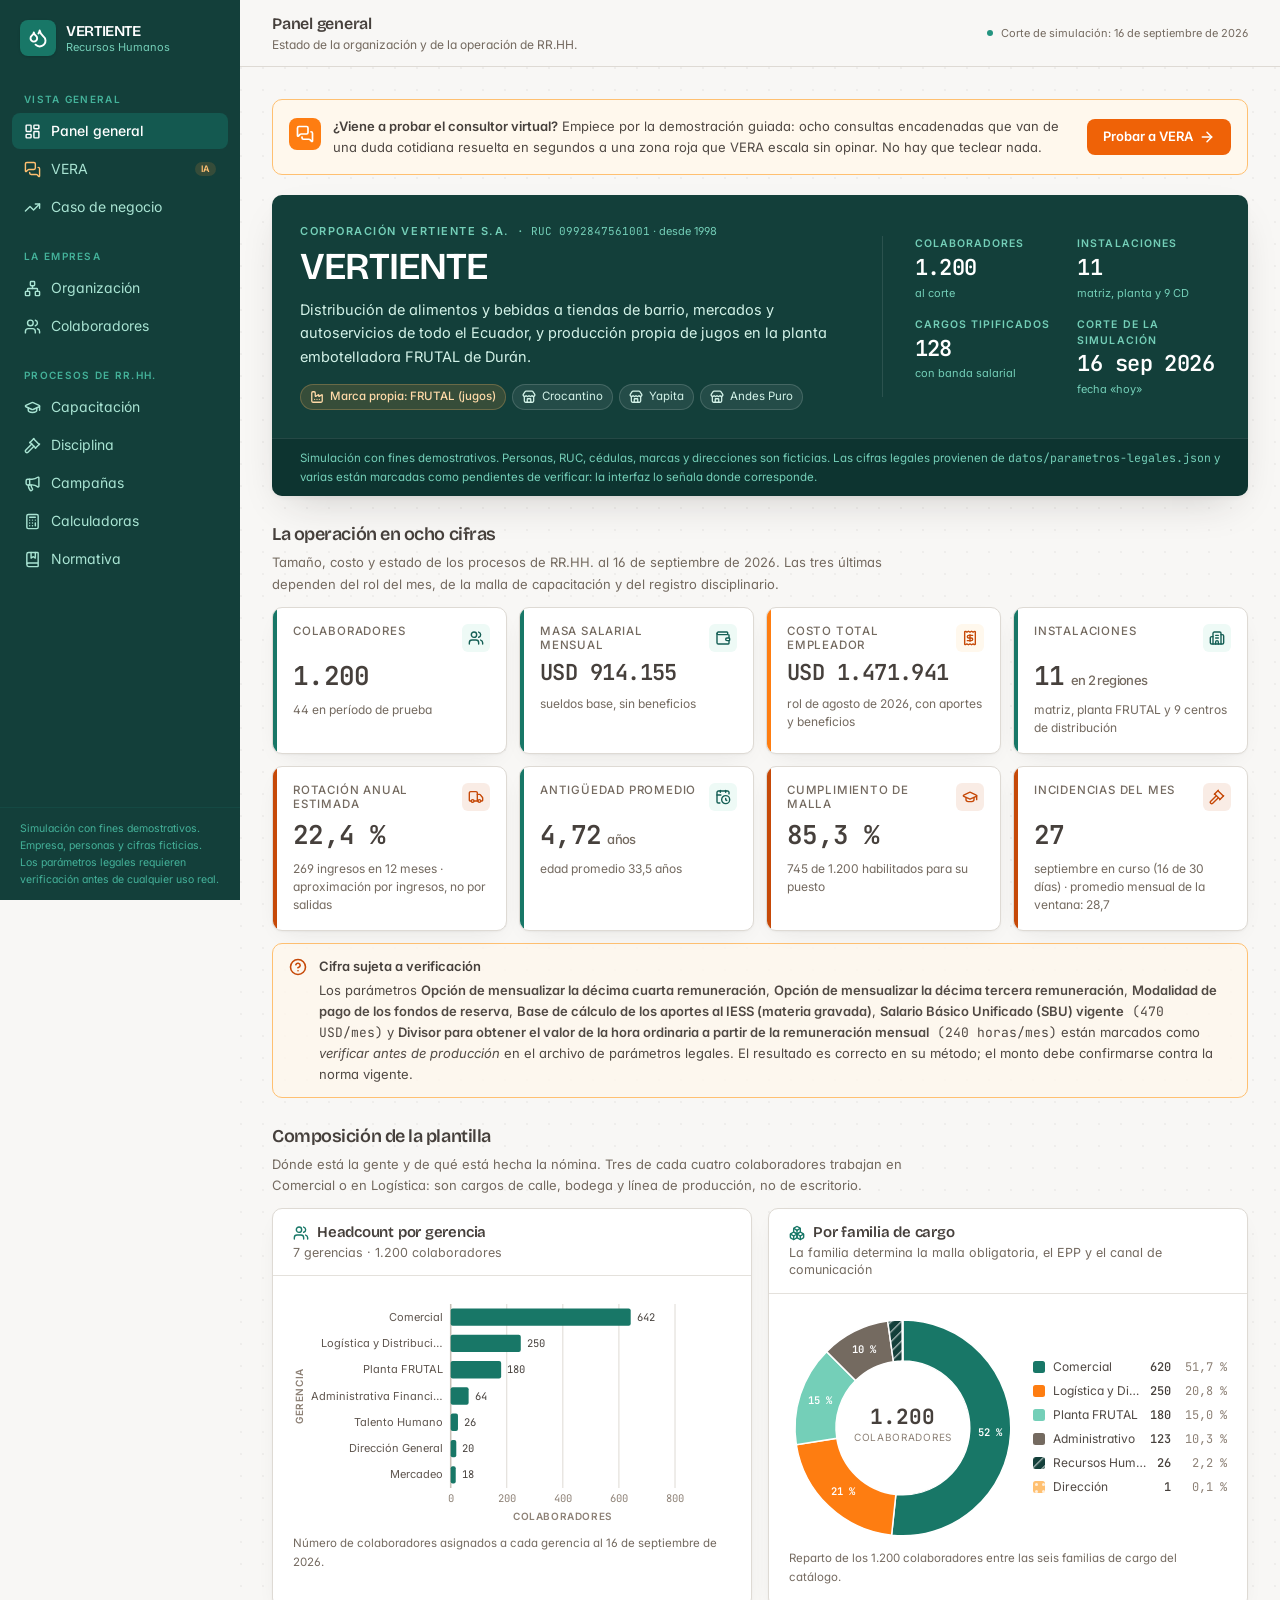
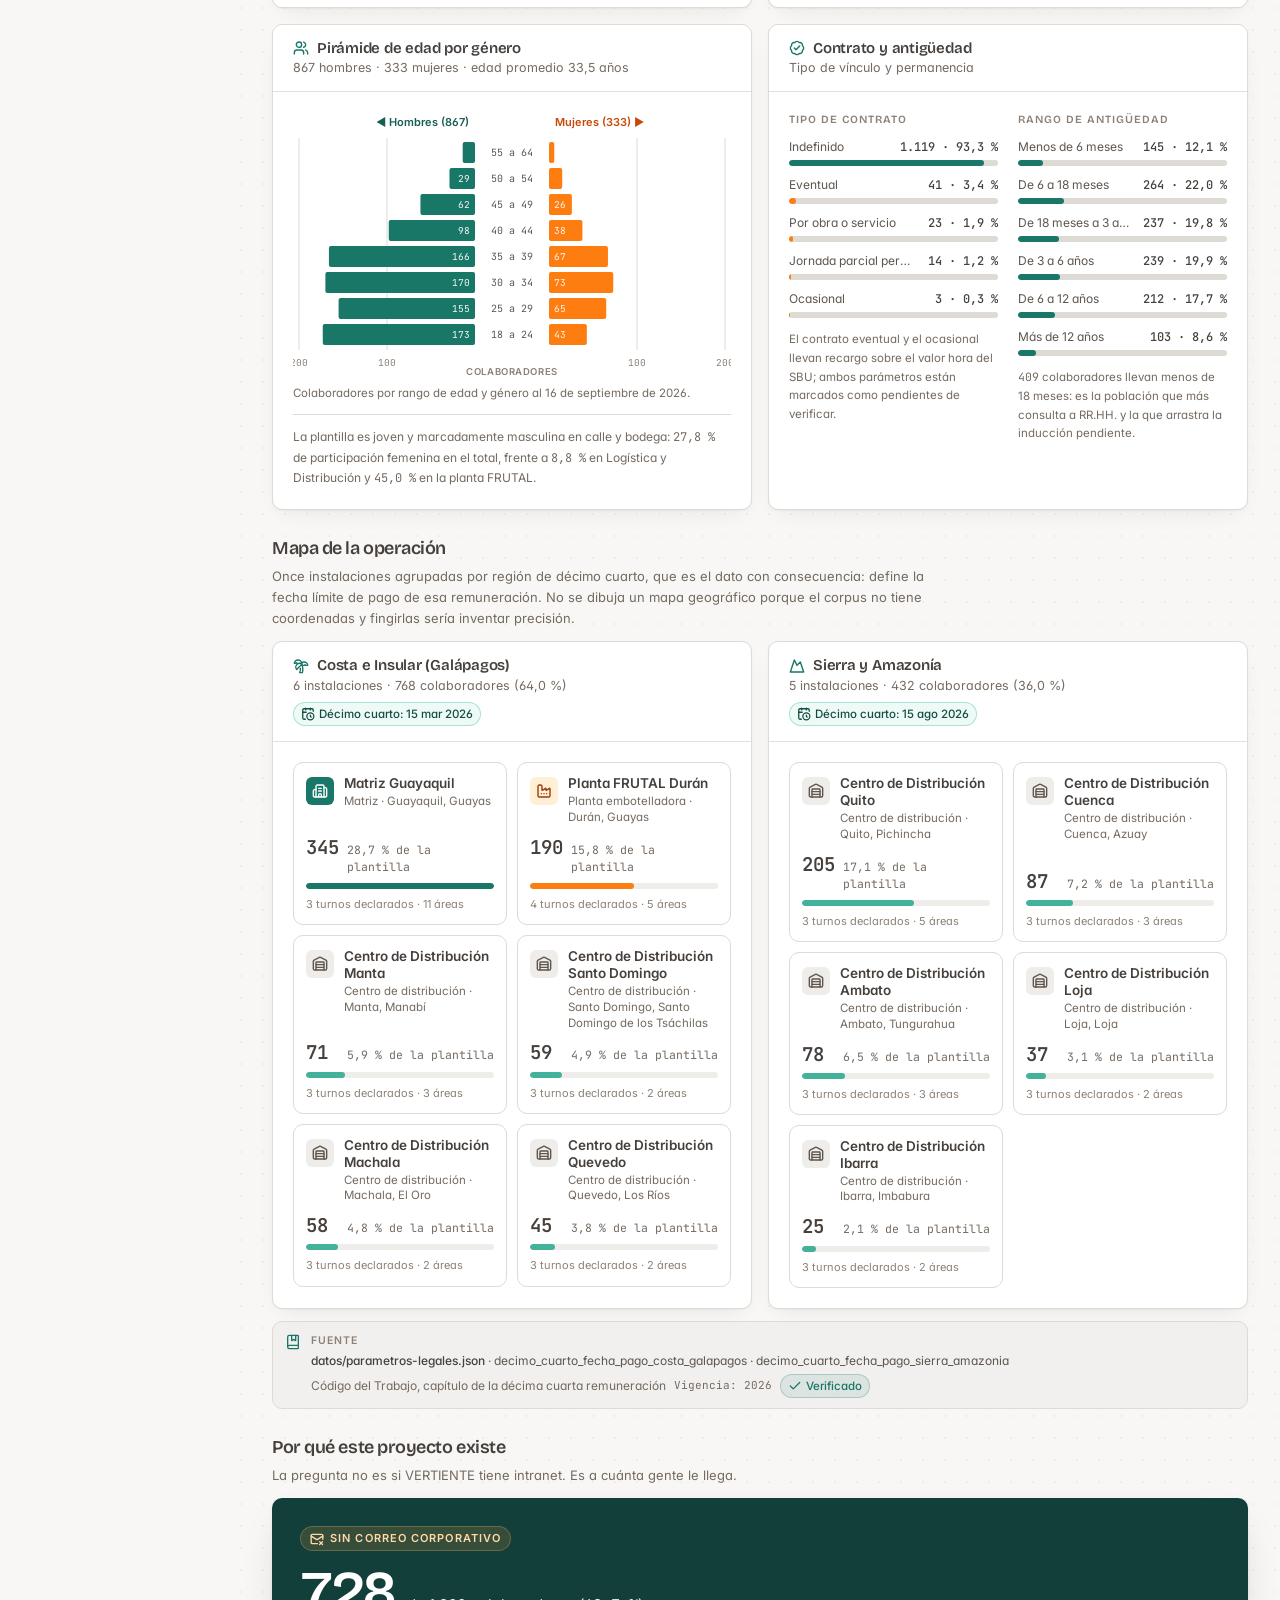
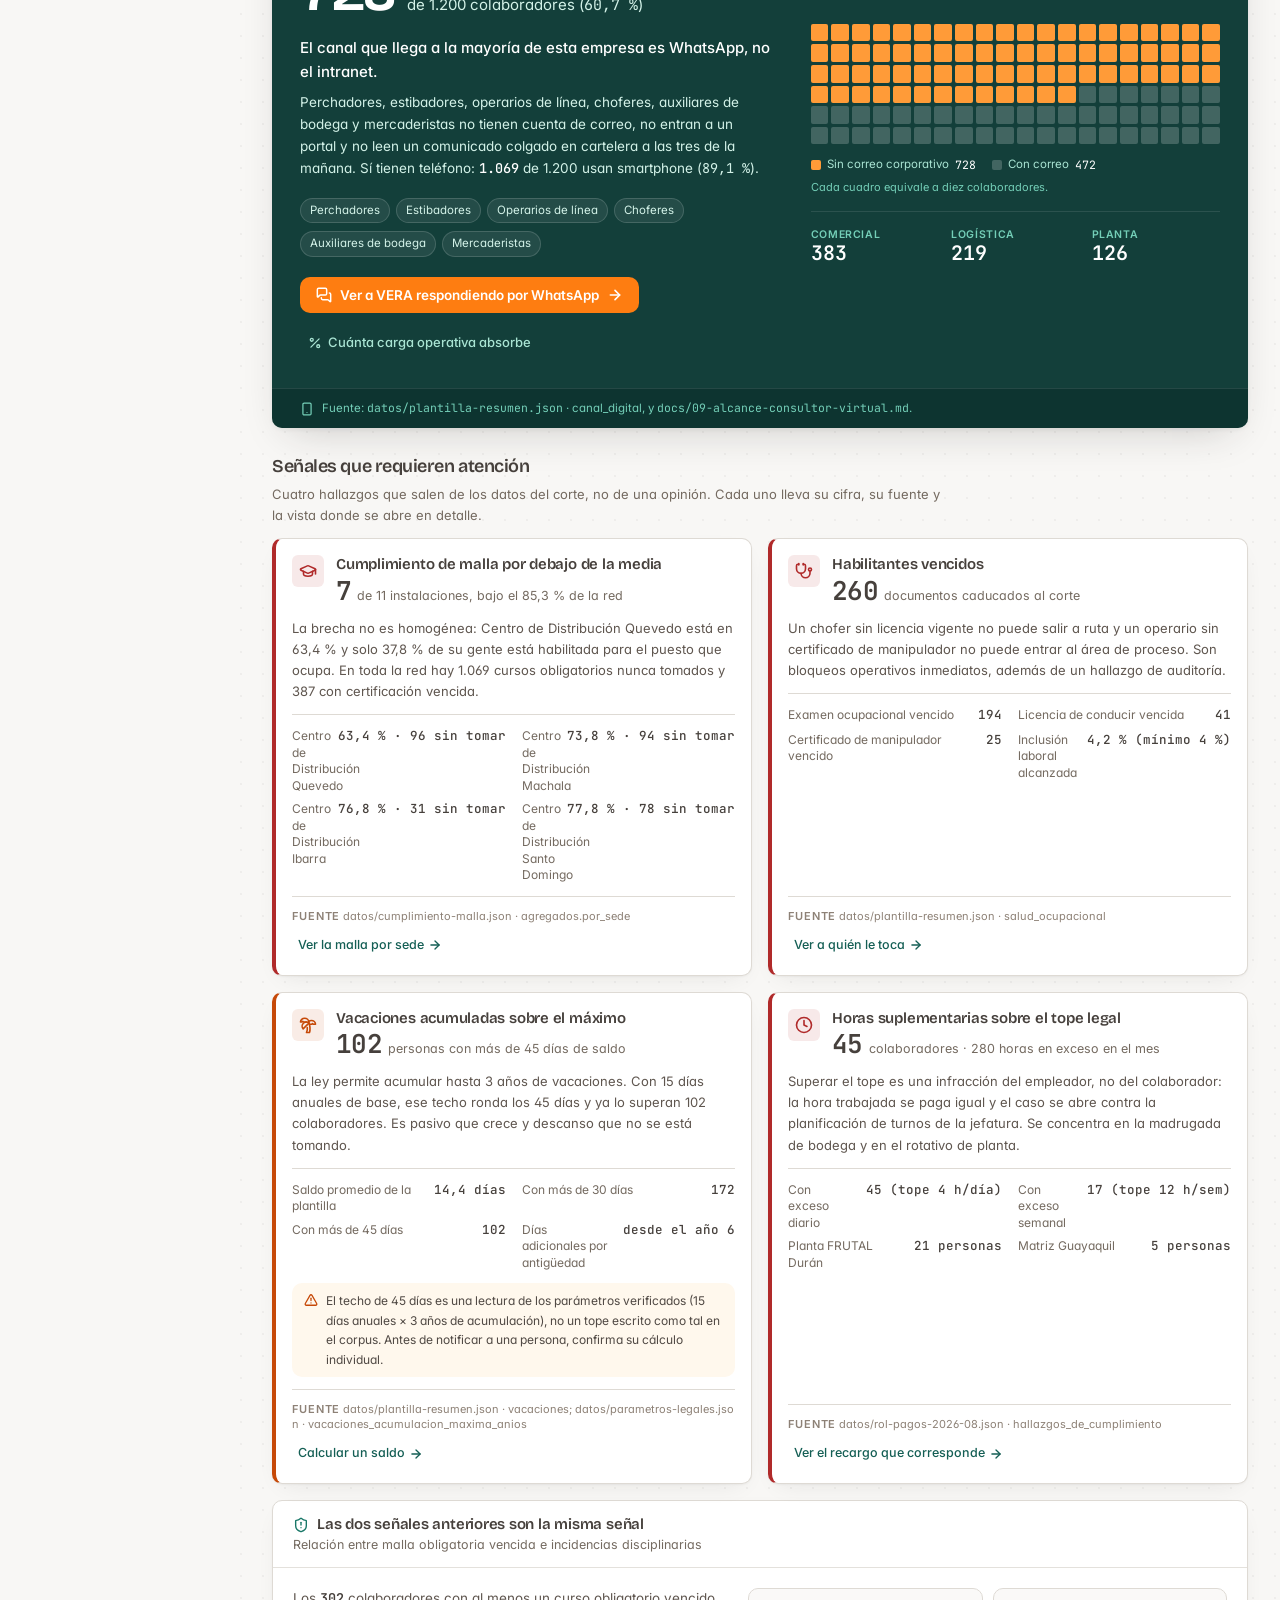
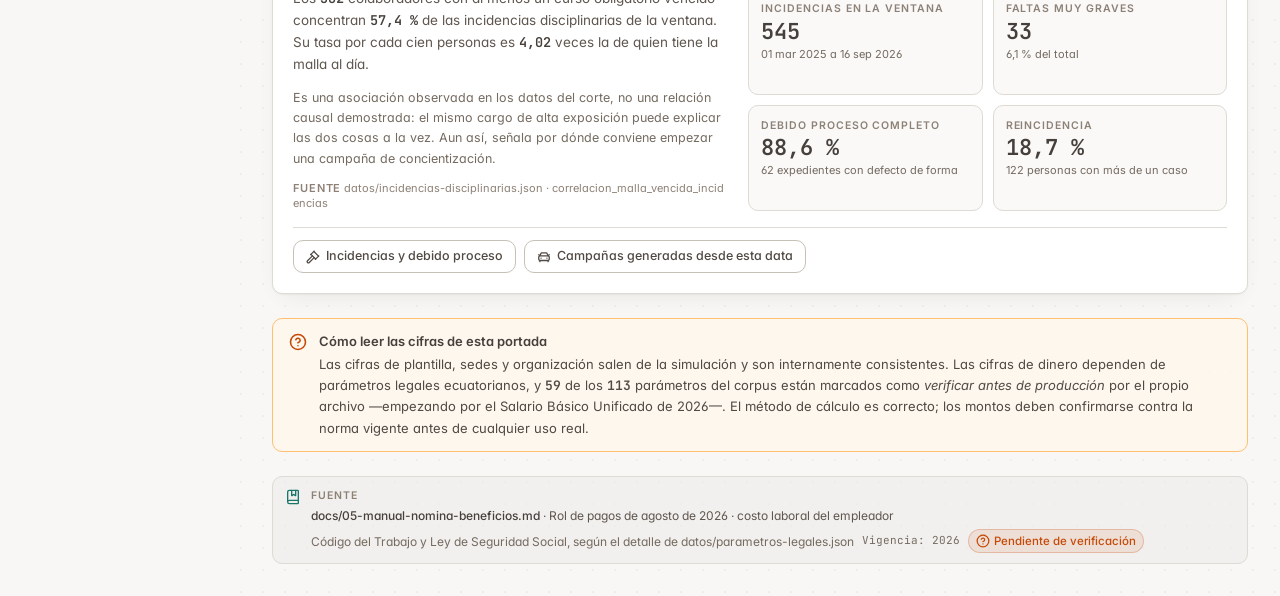
<file: index.html>
<!doctype html>
<html lang="es-EC">
  <head>
    <meta charset="UTF-8" />
    <meta name="viewport" content="width=device-width, initial-scale=1.0" />
    <title>VERA · Consultor Virtual de RR.HH. — Corporación Vertiente S.A.</title>
    <meta name="description" content="Simulación de la gestión de RR.HH. de una empresa ecuatoriana de consumo masivo de 1.200 colaboradores, con consultor virtual." />
    <link rel="preconnect" href="https://fonts.googleapis.com" />
    <link rel="preconnect" href="https://fonts.gstatic.com" crossorigin />
    <link href="https://fonts.googleapis.com/css2?family=Bricolage+Grotesque:opsz,wght@12..96,400;12..96,500;12..96,600;12..96,700&family=Inter:wght@400;500;600;700&family=JetBrains+Mono:wght@400;500;600&display=swap" rel="stylesheet" />
    <script type="module" crossorigin src="./assets/index-8lK96QCL.js"></script>
    <link rel="stylesheet" crossorigin href="./assets/index-DgdG2aB1.css">
  </head>
  <body>
    <div id="root"></div>
  </body>
</html>
</file>
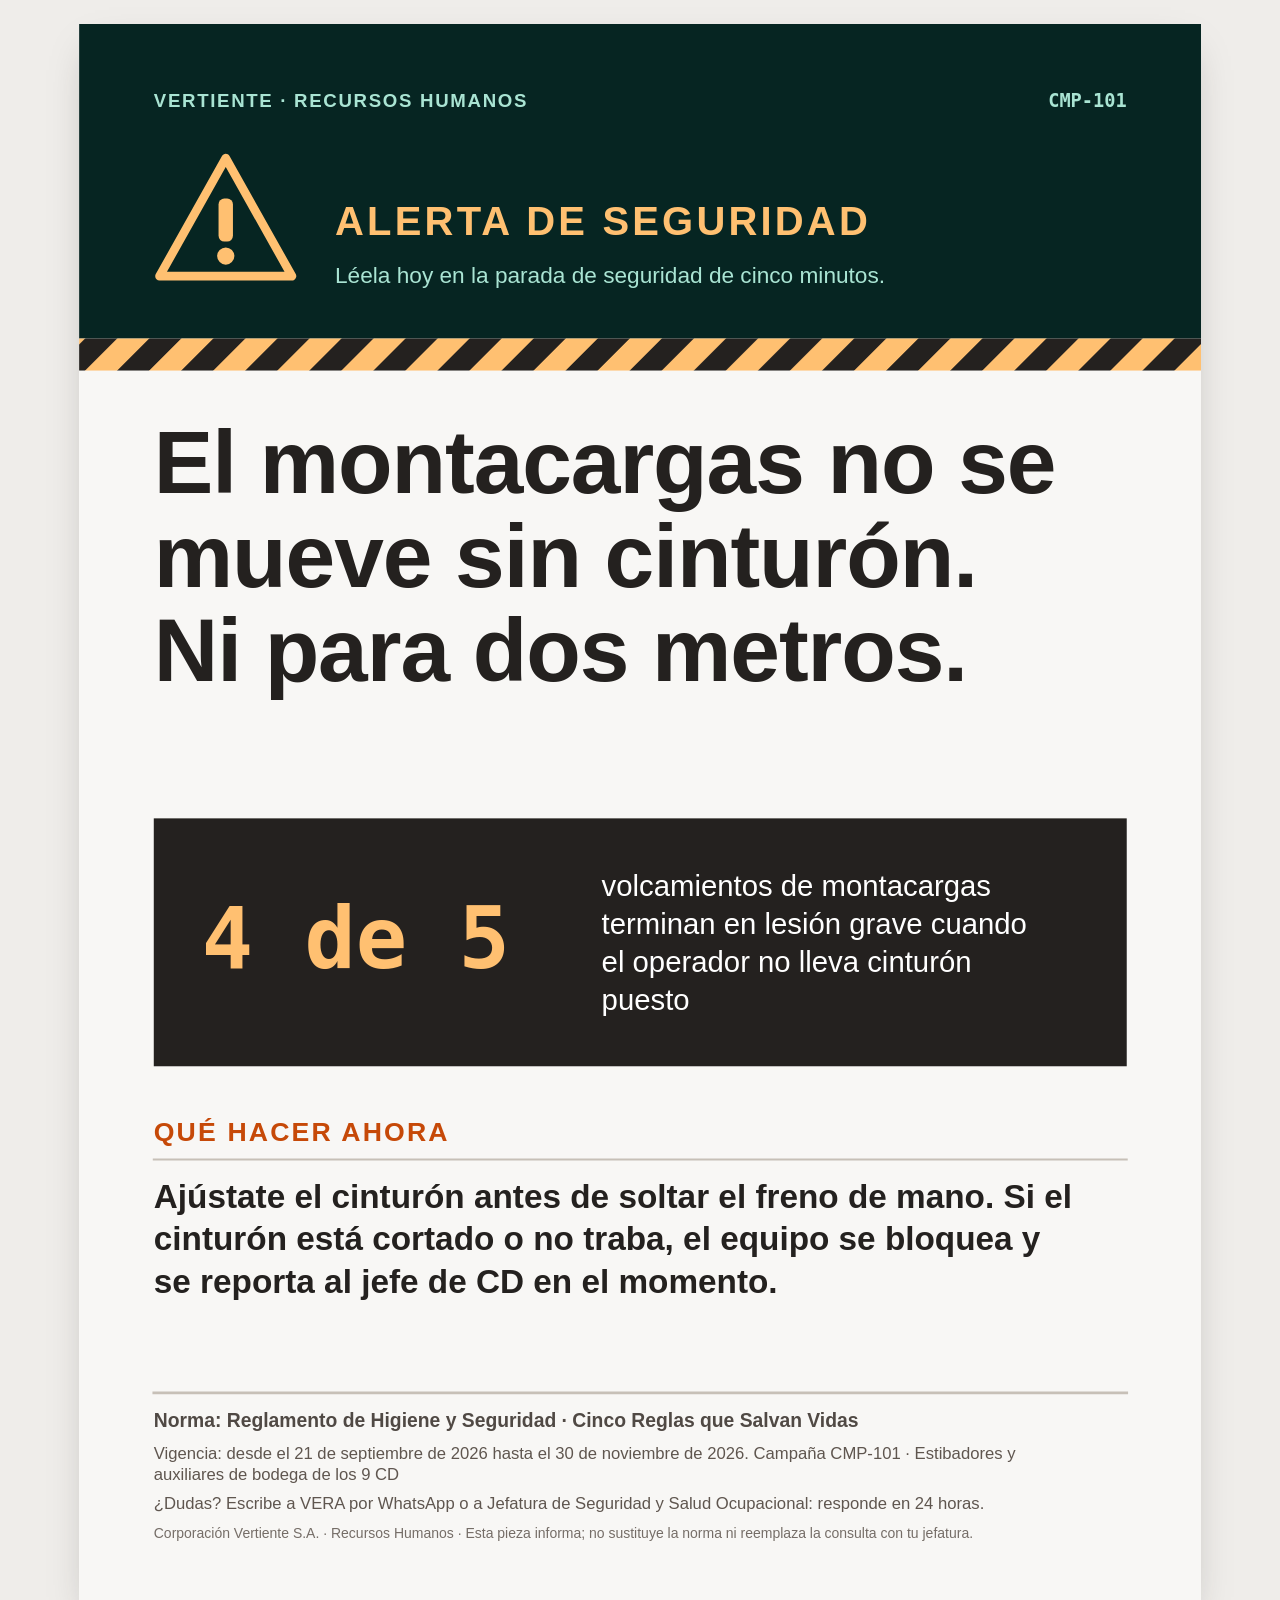
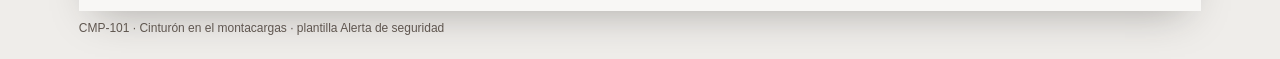
<file: afiches/CMP-101-cinturon-en-el-montacargas.html>
<!doctype html>
<html lang="es-EC">
<head>
<meta charset="utf-8">
<meta name="viewport" content="width=device-width, initial-scale=1">
<title>CMP-101 · Cinturón en el montacargas</title>
<style>
  @page { size: A3 portrait; margin: 0; }
  body { margin: 0; background: #efedea; font-family: Inter,'Helvetica Neue',Helvetica,Arial,sans-serif; display: flex; justify-content: center; padding: 24px; }
  figure { margin: 0; max-width: 100%; }
  svg { width: 100%; height: auto; display: block; box-shadow: 0 16px 40px -16px rgb(36 33 31 / 0.35); background: #ffffff; }
  figcaption { font-size: 12px; color: #5f564f; padding-top: 10px; }
  @media print { body { background: none; padding: 0; } svg { box-shadow: none; } figcaption { display: none; } }
</style>
</head>
<body>
<figure>
<svg xmlns="http://www.w3.org/2000/svg" width="297mm" height="420mm" viewBox="0 0 842 1191" role="img" aria-labelledby="titulo-cmp-101 desc-cmp-101">
  <title id="titulo-cmp-101">Alerta de seguridad CMP-101: El montacargas no se mueve sin cinturón. Ni para dos metros.</title>
  <desc id="desc-cmp-101">El montacargas no se mueve sin cinturón. Ni para dos metros. 4 de 5 volcamientos de montacargas terminan en lesión grave cuando el operador no lleva cinturón puesto Ajústate el cinturón antes de soltar el freno de mano. Norma: Reglamento de Higiene y Seguridad, Cinco Reglas que Salvan Vidas. Vigente desde el 21 de septiembre de 2026.</desc>
  <defs>
    <pattern id="rayas-cmp-101" width="34" height="34" patternUnits="userSpaceOnUse" patternTransform="rotate(45)">
      <rect width="34" height="34" fill="#ffc071"/>
      <rect width="17" height="34" fill="#24211f"/>
    </pattern>
    <pattern id="puntos-cmp-101" width="26" height="26" patternUnits="userSpaceOnUse">
      <circle cx="1.6" cy="1.6" r="1.6" fill="#24211f" opacity="0.07"/>
    </pattern>
  </defs>
  <rect x="0" y="0" width="842" height="1191" fill="#f8f7f5"/>
  <rect x="0" y="0" width="842" height="236" fill="#062522"/>
  <rect x="0" y="236" width="842" height="24" fill="url(#rayas-cmp-101)"/>
  <g transform="translate(56 92) scale(1.08)" aria-hidden="true">
    <path d="M50 8 L96 90 H4 Z" fill="none" stroke="#ffc071" stroke-width="6" stroke-linejoin="round"/>
    <rect x="45" y="36" width="10" height="30" rx="4" fill="#ffc071"/>
    <circle cx="50" cy="76" r="6" fill="#ffc071"/></g>
  <text data-caja="marca" data-ancho="420" x="56" y="62" font-family="Inter,'Helvetica Neue',Helvetica,Arial,sans-serif" font-size="14" font-weight="700" fill="#a9e4d3" letter-spacing="1.26"><tspan x="56" dy="0">VERTIENTE · RECURSOS HUMANOS</tspan></text>
  <text data-caja="codigo" data-ancho="220" x="786" y="62" font-family="'JetBrains Mono','DejaVu Sans Mono','Courier New',monospace" font-size="14" font-weight="700" fill="#a9e4d3" text-anchor="end"><tspan x="786" dy="0">CMP-101</tspan></text>
  <text data-caja="etiqueta" data-ancho="594" x="192" y="158" font-family="Inter,'Helvetica Neue',Helvetica,Arial,sans-serif" font-size="30" font-weight="800" fill="#ffc071" letter-spacing="2.4"><tspan x="192" dy="0">ALERTA DE SEGURIDAD</tspan></text>
  <text data-caja="bajada" data-ancho="594" x="192" y="194" font-family="Inter,'Helvetica Neue',Helvetica,Arial,sans-serif" font-size="17" font-weight="400" fill="#a9e4d3"><tspan x="192" dy="0">Léela hoy en la parada de seguridad de cinco minutos.</tspan></text>
  <text data-caja="titular" data-ancho="730" x="56" y="352" font-family="'Helvetica Neue',Helvetica,Arial,'Liberation Sans','DejaVu Sans',sans-serif" font-size="67" font-weight="800" fill="#24211f" letter-spacing="-0.8"><tspan x="56" dy="0">El montacargas no se</tspan><tspan x="56" dy="70.35">mueve sin cinturón.</tspan><tspan x="56" dy="70.35">Ni para dos metros.</tspan></text>
  <rect x="56" y="596" width="730" height="186" fill="#24211f"/>
  <text data-caja="dato-cifra" data-ancho="268" x="92" y="708" font-family="'JetBrains Mono','DejaVu Sans Mono','Courier New',monospace" font-size="64" font-weight="700" fill="#ffc071"><tspan x="92" dy="0">4 de 5</tspan></text>
  <text data-caja="dato-etiqueta" data-ancho="358" x="392" y="654" font-family="Inter,'Helvetica Neue',Helvetica,Arial,sans-serif" font-size="22" font-weight="400" fill="#ffffff"><tspan x="392" dy="0">volcamientos de montacargas</tspan><tspan x="392" dy="28.6">terminan en lesión grave cuando</tspan><tspan x="392" dy="28.6">el operador no lleva cinturón</tspan><tspan x="392" dy="28.6">puesto</tspan></text>
  <text data-caja="accion-etiqueta" data-ancho="420" x="56" y="838" font-family="Inter,'Helvetica Neue',Helvetica,Arial,sans-serif" font-size="20" font-weight="800" fill="#c64908" letter-spacing="1.6"><tspan x="56" dy="0">QUÉ HACER AHORA</tspan></text>
  <line x1="56" y1="852" x2="786" y2="852" stroke="#c7c0b7" stroke-width="1.5" stroke-linecap="square"/>
  <text data-caja="instruccion" data-ancho="730" x="56" y="888" font-family="Inter,'Helvetica Neue',Helvetica,Arial,sans-serif" font-size="25" font-weight="600" fill="#24211f"><tspan x="56" dy="0">Ajústate el cinturón antes de soltar el freno de mano. Si el</tspan><tspan x="56" dy="32">cinturón está cortado o no traba, el equipo se bloquea y</tspan><tspan x="56" dy="32">se reporta al jefe de CD en el momento.</tspan></text>
  <line x1="56" y1="1027" x2="786" y2="1027" stroke="#c7c0b7" stroke-width="2" stroke-linecap="square"/>
  <text data-caja="pie-norma" data-ancho="730" x="56" y="1053" font-family="Inter,'Helvetica Neue',Helvetica,Arial,sans-serif" font-size="14.5" font-weight="700" fill="#504944"><tspan x="56" dy="0">Norma: Reglamento de Higiene y Seguridad · Cinco Reglas que Salvan Vidas</tspan></text>
  <text data-caja="pie-vigencia" data-ancho="730" x="56" y="1077" font-family="Inter,'Helvetica Neue',Helvetica,Arial,sans-serif" font-size="12.5" font-weight="400" fill="#5f564f"><tspan x="56" dy="0">Vigencia: desde el 21 de septiembre de 2026 hasta el 30 de noviembre de 2026. Campaña CMP-101 · Estibadores y</tspan><tspan x="56" dy="15.25">auxiliares de bodega de los 9 CD</tspan></text>
  <text data-caja="pie-contacto" data-ancho="730" x="56" y="1114.25" font-family="Inter,'Helvetica Neue',Helvetica,Arial,sans-serif" font-size="12.5" font-weight="400" fill="#5f564f"><tspan x="56" dy="0">¿Dudas? Escribe a VERA por WhatsApp o a Jefatura de Seguridad y Salud Ocupacional: responde en 24 horas.</tspan></text>
  <text data-caja="pie-nota" data-ancho="730" x="56" y="1136.25" font-family="Inter,'Helvetica Neue',Helvetica,Arial,sans-serif" font-size="10.5" font-weight="400" fill="#5f564f" opacity="0.85"><tspan x="56" dy="0">Corporación Vertiente S.A. · Recursos Humanos · Esta pieza informa; no sustituye la norma ni reemplaza la consulta con tu jefatura.</tspan></text>
</svg>

<figcaption>CMP-101 · Cinturón en el montacargas · plantilla Alerta de seguridad</figcaption>
</figure>
</body>
</html>
</file>
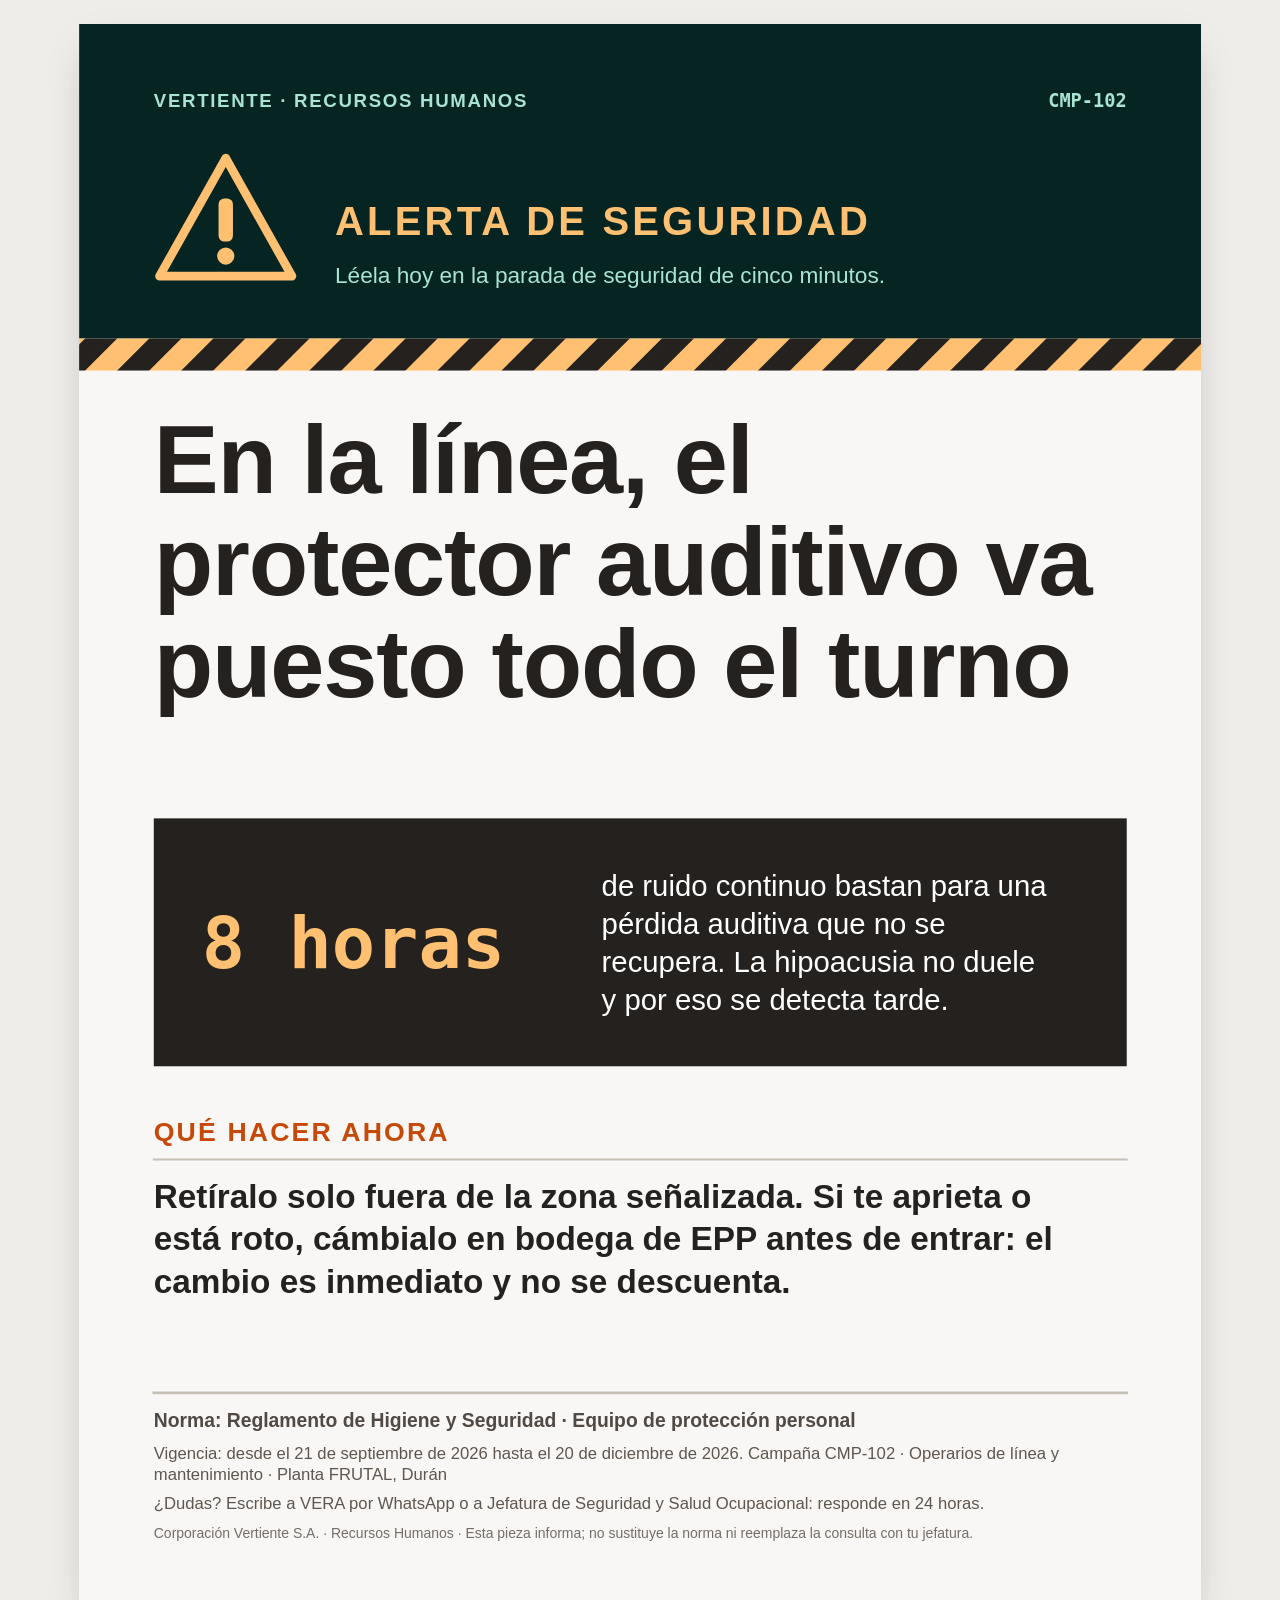
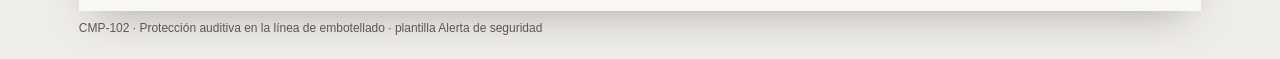
<file: afiches/CMP-102-proteccion-auditiva-en-la-linea-de-embotellado.html>
<!doctype html>
<html lang="es-EC">
<head>
<meta charset="utf-8">
<meta name="viewport" content="width=device-width, initial-scale=1">
<title>CMP-102 · Protección auditiva en la línea de embotellado</title>
<style>
  @page { size: A3 portrait; margin: 0; }
  body { margin: 0; background: #efedea; font-family: Inter,'Helvetica Neue',Helvetica,Arial,sans-serif; display: flex; justify-content: center; padding: 24px; }
  figure { margin: 0; max-width: 100%; }
  svg { width: 100%; height: auto; display: block; box-shadow: 0 16px 40px -16px rgb(36 33 31 / 0.35); background: #ffffff; }
  figcaption { font-size: 12px; color: #5f564f; padding-top: 10px; }
  @media print { body { background: none; padding: 0; } svg { box-shadow: none; } figcaption { display: none; } }
</style>
</head>
<body>
<figure>
<svg xmlns="http://www.w3.org/2000/svg" width="297mm" height="420mm" viewBox="0 0 842 1191" role="img" aria-labelledby="titulo-cmp-102 desc-cmp-102">
  <title id="titulo-cmp-102">Alerta de seguridad CMP-102: En la línea, el protector auditivo va puesto todo el turno</title>
  <desc id="desc-cmp-102">En la línea, el protector auditivo va puesto todo el turno 8 horas de ruido continuo bastan para una pérdida auditiva que no se recupera. La hipoacusia no duele y por eso se detecta tarde. Retíralo solo fuera de la zona señalizada. Norma: Reglamento de Higiene y Seguridad, Equipo de protección personal. Vigente desde el 21 de septiembre de 2026.</desc>
  <defs>
    <pattern id="rayas-cmp-102" width="34" height="34" patternUnits="userSpaceOnUse" patternTransform="rotate(45)">
      <rect width="34" height="34" fill="#ffc071"/>
      <rect width="17" height="34" fill="#24211f"/>
    </pattern>
    <pattern id="puntos-cmp-102" width="26" height="26" patternUnits="userSpaceOnUse">
      <circle cx="1.6" cy="1.6" r="1.6" fill="#24211f" opacity="0.07"/>
    </pattern>
  </defs>
  <rect x="0" y="0" width="842" height="1191" fill="#f8f7f5"/>
  <rect x="0" y="0" width="842" height="236" fill="#062522"/>
  <rect x="0" y="236" width="842" height="24" fill="url(#rayas-cmp-102)"/>
  <g transform="translate(56 92) scale(1.08)" aria-hidden="true">
    <path d="M50 8 L96 90 H4 Z" fill="none" stroke="#ffc071" stroke-width="6" stroke-linejoin="round"/>
    <rect x="45" y="36" width="10" height="30" rx="4" fill="#ffc071"/>
    <circle cx="50" cy="76" r="6" fill="#ffc071"/></g>
  <text data-caja="marca" data-ancho="420" x="56" y="62" font-family="Inter,'Helvetica Neue',Helvetica,Arial,sans-serif" font-size="14" font-weight="700" fill="#a9e4d3" letter-spacing="1.26"><tspan x="56" dy="0">VERTIENTE · RECURSOS HUMANOS</tspan></text>
  <text data-caja="codigo" data-ancho="220" x="786" y="62" font-family="'JetBrains Mono','DejaVu Sans Mono','Courier New',monospace" font-size="14" font-weight="700" fill="#a9e4d3" text-anchor="end"><tspan x="786" dy="0">CMP-102</tspan></text>
  <text data-caja="etiqueta" data-ancho="594" x="192" y="158" font-family="Inter,'Helvetica Neue',Helvetica,Arial,sans-serif" font-size="30" font-weight="800" fill="#ffc071" letter-spacing="2.4"><tspan x="192" dy="0">ALERTA DE SEGURIDAD</tspan></text>
  <text data-caja="bajada" data-ancho="594" x="192" y="194" font-family="Inter,'Helvetica Neue',Helvetica,Arial,sans-serif" font-size="17" font-weight="400" fill="#a9e4d3"><tspan x="192" dy="0">Léela hoy en la parada de seguridad de cinco minutos.</tspan></text>
  <text data-caja="titular" data-ancho="730" x="56" y="352" font-family="'Helvetica Neue',Helvetica,Arial,'Liberation Sans','DejaVu Sans',sans-serif" font-size="73" font-weight="800" fill="#24211f" letter-spacing="-0.88"><tspan x="56" dy="0">En la línea, el</tspan><tspan x="56" dy="76.65">protector auditivo va</tspan><tspan x="56" dy="76.65">puesto todo el turno</tspan></text>
  <rect x="56" y="596" width="730" height="186" fill="#24211f"/>
  <text data-caja="dato-cifra" data-ancho="268" x="92" y="708" font-family="'JetBrains Mono','DejaVu Sans Mono','Courier New',monospace" font-size="54" font-weight="700" fill="#ffc071"><tspan x="92" dy="0">8 horas</tspan></text>
  <text data-caja="dato-etiqueta" data-ancho="358" x="392" y="654" font-family="Inter,'Helvetica Neue',Helvetica,Arial,sans-serif" font-size="22" font-weight="400" fill="#ffffff"><tspan x="392" dy="0">de ruido continuo bastan para una</tspan><tspan x="392" dy="28.6">pérdida auditiva que no se</tspan><tspan x="392" dy="28.6">recupera. La hipoacusia no duele</tspan><tspan x="392" dy="28.6">y por eso se detecta tarde.</tspan></text>
  <text data-caja="accion-etiqueta" data-ancho="420" x="56" y="838" font-family="Inter,'Helvetica Neue',Helvetica,Arial,sans-serif" font-size="20" font-weight="800" fill="#c64908" letter-spacing="1.6"><tspan x="56" dy="0">QUÉ HACER AHORA</tspan></text>
  <line x1="56" y1="852" x2="786" y2="852" stroke="#c7c0b7" stroke-width="1.5" stroke-linecap="square"/>
  <text data-caja="instruccion" data-ancho="730" x="56" y="888" font-family="Inter,'Helvetica Neue',Helvetica,Arial,sans-serif" font-size="25" font-weight="600" fill="#24211f"><tspan x="56" dy="0">Retíralo solo fuera de la zona señalizada. Si te aprieta o</tspan><tspan x="56" dy="32">está roto, cámbialo en bodega de EPP antes de entrar: el</tspan><tspan x="56" dy="32">cambio es inmediato y no se descuenta.</tspan></text>
  <line x1="56" y1="1027" x2="786" y2="1027" stroke="#c7c0b7" stroke-width="2" stroke-linecap="square"/>
  <text data-caja="pie-norma" data-ancho="730" x="56" y="1053" font-family="Inter,'Helvetica Neue',Helvetica,Arial,sans-serif" font-size="14.5" font-weight="700" fill="#504944"><tspan x="56" dy="0">Norma: Reglamento de Higiene y Seguridad · Equipo de protección personal</tspan></text>
  <text data-caja="pie-vigencia" data-ancho="730" x="56" y="1077" font-family="Inter,'Helvetica Neue',Helvetica,Arial,sans-serif" font-size="12.5" font-weight="400" fill="#5f564f"><tspan x="56" dy="0">Vigencia: desde el 21 de septiembre de 2026 hasta el 20 de diciembre de 2026. Campaña CMP-102 · Operarios de línea y</tspan><tspan x="56" dy="15.25">mantenimiento · Planta FRUTAL, Durán</tspan></text>
  <text data-caja="pie-contacto" data-ancho="730" x="56" y="1114.25" font-family="Inter,'Helvetica Neue',Helvetica,Arial,sans-serif" font-size="12.5" font-weight="400" fill="#5f564f"><tspan x="56" dy="0">¿Dudas? Escribe a VERA por WhatsApp o a Jefatura de Seguridad y Salud Ocupacional: responde en 24 horas.</tspan></text>
  <text data-caja="pie-nota" data-ancho="730" x="56" y="1136.25" font-family="Inter,'Helvetica Neue',Helvetica,Arial,sans-serif" font-size="10.5" font-weight="400" fill="#5f564f" opacity="0.85"><tspan x="56" dy="0">Corporación Vertiente S.A. · Recursos Humanos · Esta pieza informa; no sustituye la norma ni reemplaza la consulta con tu jefatura.</tspan></text>
</svg>

<figcaption>CMP-102 · Protección auditiva en la línea de embotellado · plantilla Alerta de seguridad</figcaption>
</figure>
</body>
</html>
</file>
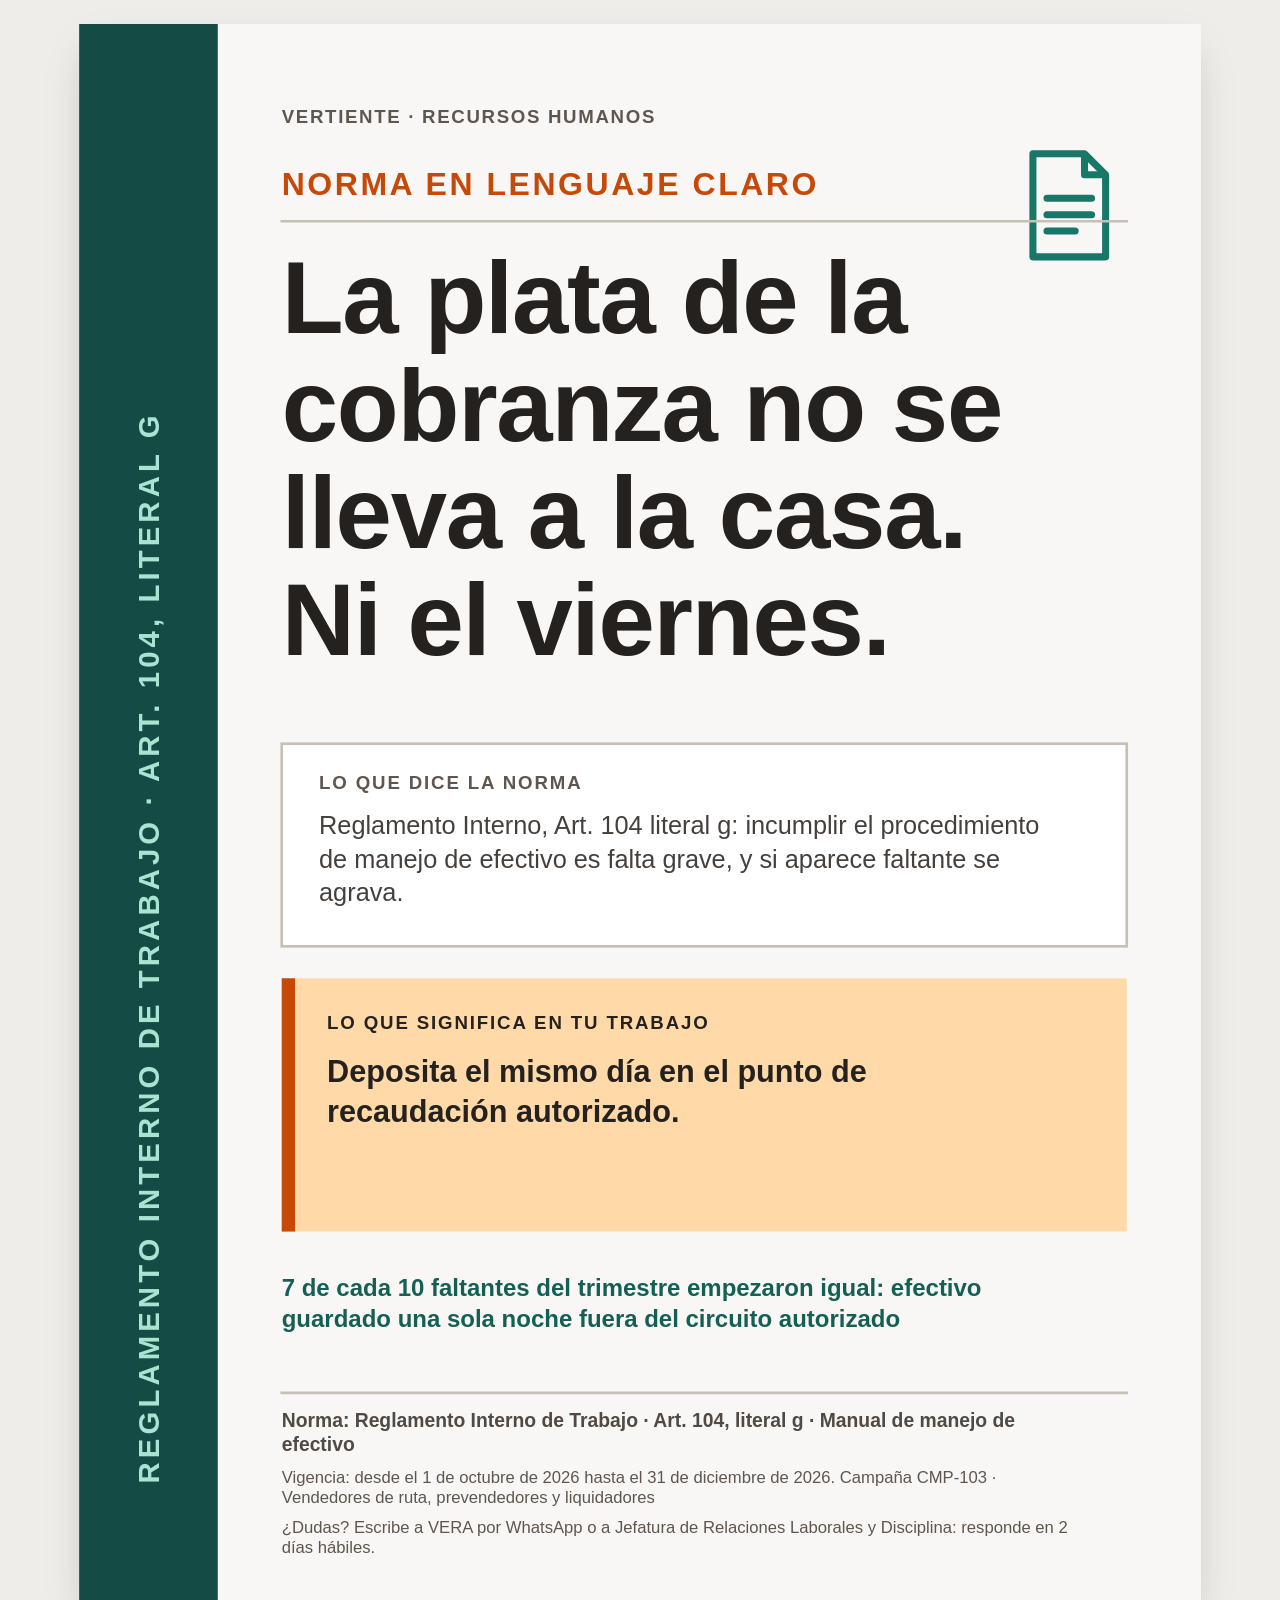
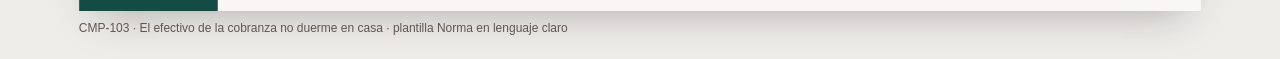
<file: afiches/CMP-103-el-efectivo-de-la-cobranza-no-duerme-en-casa.html>
<!doctype html>
<html lang="es-EC">
<head>
<meta charset="utf-8">
<meta name="viewport" content="width=device-width, initial-scale=1">
<title>CMP-103 · El efectivo de la cobranza no duerme en casa</title>
<style>
  @page { size: A3 portrait; margin: 0; }
  body { margin: 0; background: #efedea; font-family: Inter,'Helvetica Neue',Helvetica,Arial,sans-serif; display: flex; justify-content: center; padding: 24px; }
  figure { margin: 0; max-width: 100%; }
  svg { width: 100%; height: auto; display: block; box-shadow: 0 16px 40px -16px rgb(36 33 31 / 0.35); background: #ffffff; }
  figcaption { font-size: 12px; color: #5f564f; padding-top: 10px; }
  @media print { body { background: none; padding: 0; } svg { box-shadow: none; } figcaption { display: none; } }
</style>
</head>
<body>
<figure>
<svg xmlns="http://www.w3.org/2000/svg" width="297mm" height="420mm" viewBox="0 0 842 1191" role="img" aria-labelledby="titulo-cmp-103 desc-cmp-103">
  <title id="titulo-cmp-103">Norma en lenguaje claro CMP-103: La plata de la cobranza no se lleva a la casa. Ni el viernes.</title>
  <desc id="desc-cmp-103">La plata de la cobranza no se lleva a la casa. Ni el viernes. 7 de cada 10 faltantes del trimestre empezaron igual: efectivo guardado una sola noche fuera del circuito autorizado Deposita el mismo día en el punto de recaudación autorizado. Norma: Reglamento Interno de Trabajo, Art. 104, literal g. Vigente desde el 1 de octubre de 2026.</desc>
  <defs>
    <pattern id="rayas-cmp-103" width="34" height="34" patternUnits="userSpaceOnUse" patternTransform="rotate(45)">
      <rect width="34" height="34" fill="#ffc071"/>
      <rect width="17" height="34" fill="#24211f"/>
    </pattern>
    <pattern id="puntos-cmp-103" width="26" height="26" patternUnits="userSpaceOnUse">
      <circle cx="1.6" cy="1.6" r="1.6" fill="#24211f" opacity="0.07"/>
    </pattern>
  </defs>
  <rect x="0" y="0" width="842" height="1191" fill="#f8f7f5"/>
  <rect x="0" y="0" width="104" height="1191" fill="#144c45"/>
  <g transform="translate(60 1095) rotate(-90)">
  <text data-caja="columna-documento" data-ancho="999" x="0" y="0" font-family="Inter,'Helvetica Neue',Helvetica,Arial,sans-serif" font-size="22" font-weight="700" fill="#a9e4d3" letter-spacing="3.08"><tspan x="0" dy="0">REGLAMENTO INTERNO DE TRABAJO · ART. 104, LITERAL G</tspan></text>
  </g>
  <g transform="translate(698 92) scale(0.88)" aria-hidden="true">
    <path d="M20 6 H64 L82 24 V94 H20 Z" fill="none" stroke="#187767" stroke-width="6" stroke-linejoin="round"/>
    <path d="M64 6 V24 H82" fill="none" stroke="#187767" stroke-width="6" stroke-linejoin="round"/>
    <path d="M32 44 H70 M32 58 H70 M32 72 H56" stroke="#187767" stroke-width="6" stroke-linecap="round"/></g>
  <text data-caja="marca" data-ancho="380" x="152" y="74" font-family="Inter,'Helvetica Neue',Helvetica,Arial,sans-serif" font-size="14" font-weight="700" fill="#5f564f" letter-spacing="1.26"><tspan x="152" dy="0">VERTIENTE · RECURSOS HUMANOS</tspan></text>
  <text data-caja="etiqueta" data-ancho="504" x="152" y="128" font-family="Inter,'Helvetica Neue',Helvetica,Arial,sans-serif" font-size="24" font-weight="800" fill="#c64908" letter-spacing="1.92"><tspan x="152" dy="0">NORMA EN LENGUAJE CLARO</tspan></text>
  <line x1="152" y1="148" x2="786" y2="148" stroke="#c7c0b7" stroke-width="2" stroke-linecap="square"/>
  <text data-caja="titular" data-ancho="634" x="152" y="232" font-family="'Helvetica Neue',Helvetica,Arial,'Liberation Sans','DejaVu Sans',sans-serif" font-size="76" font-weight="800" fill="#24211f" letter-spacing="-0.91"><tspan x="152" dy="0">La plata de la</tspan><tspan x="152" dy="80.56">cobranza no se</tspan><tspan x="152" dy="80.56">lleva a la casa.</tspan><tspan x="152" dy="80.56">Ni el viernes.</tspan></text>
  <rect x="152" y="540" width="634" height="152" fill="#ffffff" stroke="#c7c0b7" stroke-width="2"/>
  <text data-caja="dice-etiqueta" data-ancho="578" x="180" y="574" font-family="Inter,'Helvetica Neue',Helvetica,Arial,sans-serif" font-size="14" font-weight="700" fill="#5f564f" letter-spacing="1.4"><tspan x="180" dy="0">LO QUE DICE LA NORMA</tspan></text>
  <text data-caja="dice-texto" data-ancho="578" x="180" y="608" font-family="Inter,'Helvetica Neue',Helvetica,Arial,sans-serif" font-size="19" font-weight="400" fill="#46403c"><tspan x="180" dy="0">Reglamento Interno, Art. 104 literal g: incumplir el procedimiento</tspan><tspan x="180" dy="25.08">de manejo de efectivo es falta grave, y si aparece faltante se</tspan><tspan x="180" dy="25.08">agrava.</tspan></text>
  <rect x="152" y="716" width="634" height="190" fill="#ffdaa8"/>
  <rect x="152" y="716" width="10" height="190" fill="#c64908"/>
  <text data-caja="significa-etiqueta" data-ancho="566" x="186" y="754" font-family="Inter,'Helvetica Neue',Helvetica,Arial,sans-serif" font-size="14" font-weight="700" fill="#24211f" letter-spacing="1.4"><tspan x="186" dy="0">LO QUE SIGNIFICA EN TU TRABAJO</tspan></text>
  <text data-caja="instruccion" data-ancho="566" x="186" y="794" font-family="Inter,'Helvetica Neue',Helvetica,Arial,sans-serif" font-size="23" font-weight="600" fill="#24211f"><tspan x="186" dy="0">Deposita el mismo día en el punto de</tspan><tspan x="186" dy="29.9">recaudación autorizado.</tspan></text>
  <text data-caja="dato" data-ancho="634" x="152" y="954" font-family="Inter,'Helvetica Neue',Helvetica,Arial,sans-serif" font-size="18" font-weight="600" fill="#155f55"><tspan x="152" dy="0">7 de cada 10 faltantes del trimestre empezaron igual: efectivo</tspan><tspan x="152" dy="23.4">guardado una sola noche fuera del circuito autorizado</tspan></text>
  <line x1="152" y1="1027" x2="786" y2="1027" stroke="#c7c0b7" stroke-width="2" stroke-linecap="square"/>
  <text data-caja="pie-norma" data-ancho="634" x="152" y="1053" font-family="Inter,'Helvetica Neue',Helvetica,Arial,sans-serif" font-size="14.5" font-weight="700" fill="#504944"><tspan x="152" dy="0">Norma: Reglamento Interno de Trabajo · Art. 104, literal g · Manual de manejo de</tspan><tspan x="152" dy="17.69">efectivo</tspan></text>
  <text data-caja="pie-vigencia" data-ancho="634" x="152" y="1094.69" font-family="Inter,'Helvetica Neue',Helvetica,Arial,sans-serif" font-size="12.5" font-weight="400" fill="#5f564f"><tspan x="152" dy="0">Vigencia: desde el 1 de octubre de 2026 hasta el 31 de diciembre de 2026. Campaña CMP-103 ·</tspan><tspan x="152" dy="15.25">Vendedores de ruta, prevendedores y liquidadores</tspan></text>
  <text data-caja="pie-contacto" data-ancho="634" x="152" y="1131.94" font-family="Inter,'Helvetica Neue',Helvetica,Arial,sans-serif" font-size="12.5" font-weight="400" fill="#5f564f"><tspan x="152" dy="0">¿Dudas? Escribe a VERA por WhatsApp o a Jefatura de Relaciones Laborales y Disciplina: responde en 2</tspan><tspan x="152" dy="15.25">días hábiles.</tspan></text>
</svg>

<figcaption>CMP-103 · El efectivo de la cobranza no duerme en casa · plantilla Norma en lenguaje claro</figcaption>
</figure>
</body>
</html>
</file>
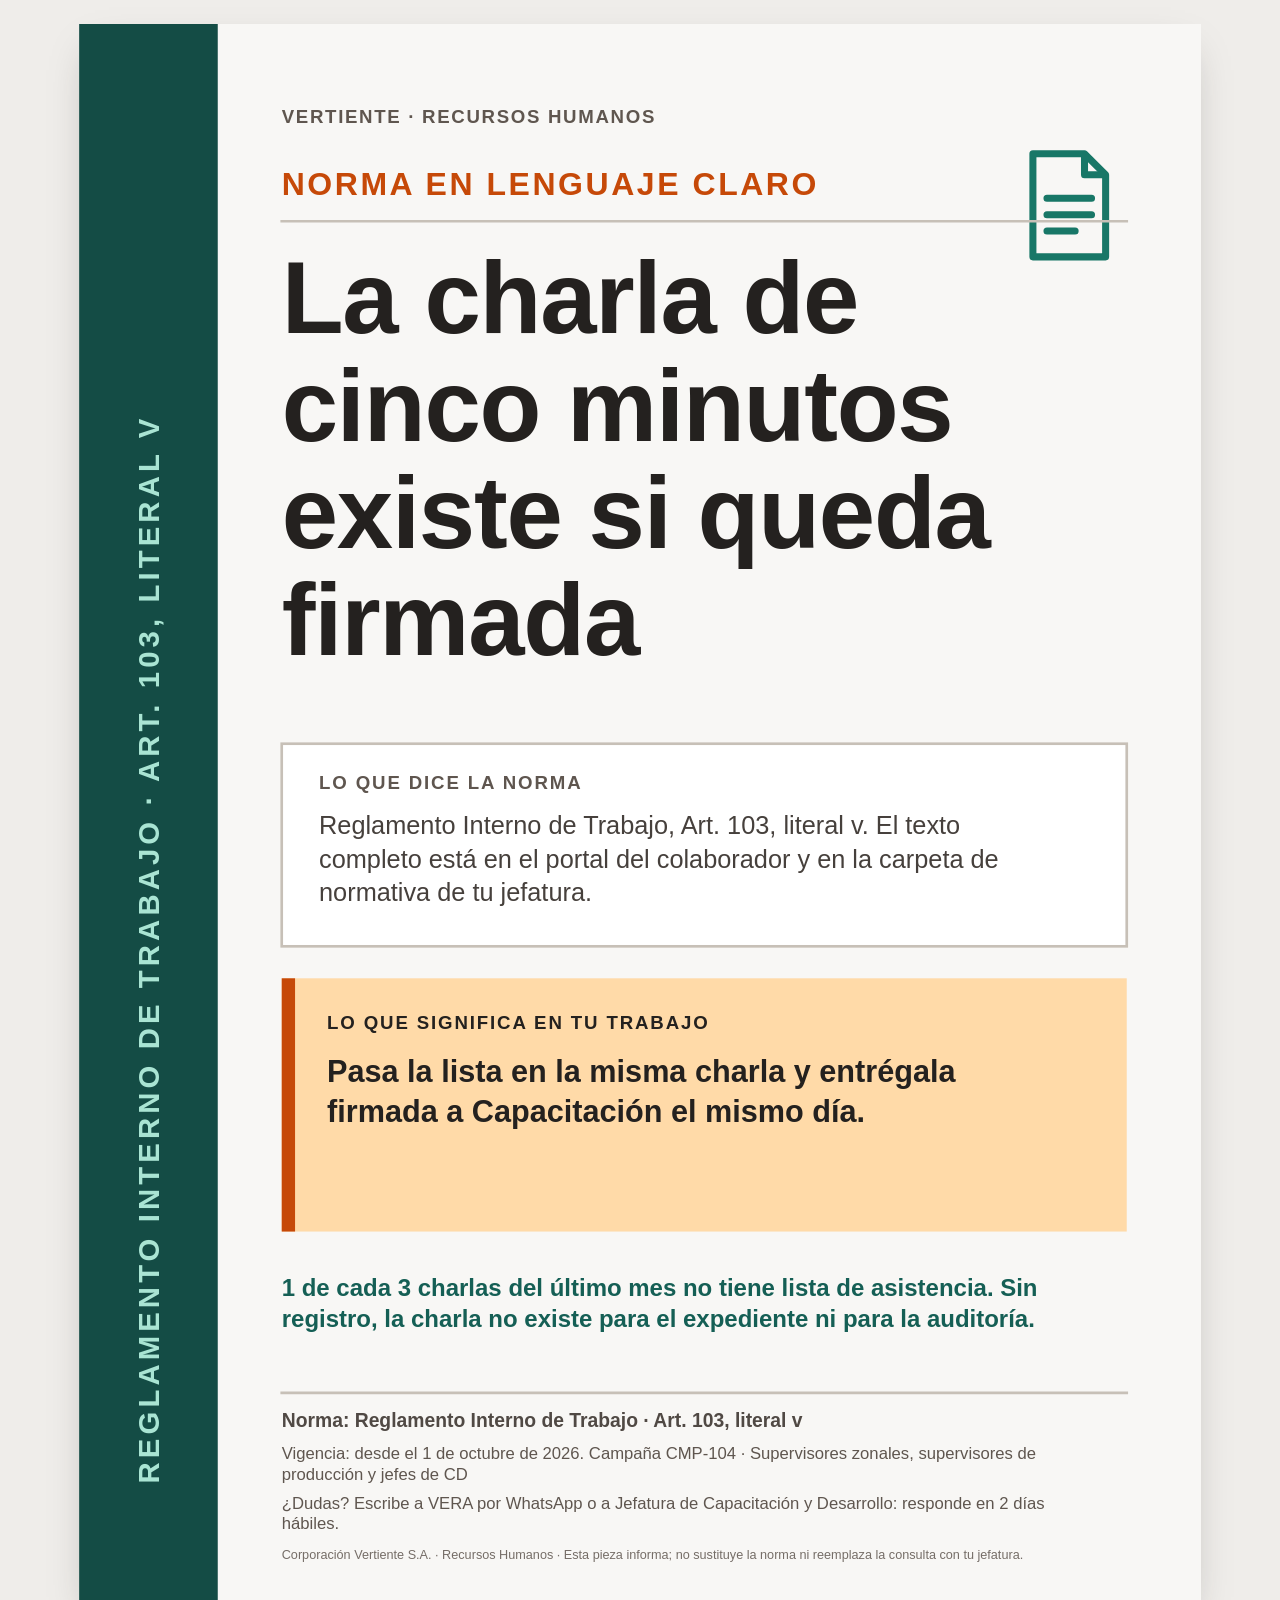
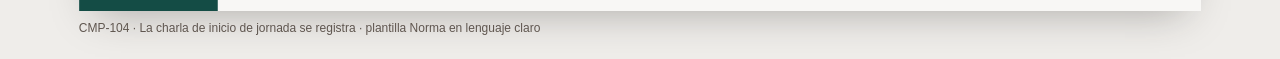
<file: afiches/CMP-104-la-charla-de-inicio-de-jornada-se-registra.html>
<!doctype html>
<html lang="es-EC">
<head>
<meta charset="utf-8">
<meta name="viewport" content="width=device-width, initial-scale=1">
<title>CMP-104 · La charla de inicio de jornada se registra</title>
<style>
  @page { size: A3 portrait; margin: 0; }
  body { margin: 0; background: #efedea; font-family: Inter,'Helvetica Neue',Helvetica,Arial,sans-serif; display: flex; justify-content: center; padding: 24px; }
  figure { margin: 0; max-width: 100%; }
  svg { width: 100%; height: auto; display: block; box-shadow: 0 16px 40px -16px rgb(36 33 31 / 0.35); background: #ffffff; }
  figcaption { font-size: 12px; color: #5f564f; padding-top: 10px; }
  @media print { body { background: none; padding: 0; } svg { box-shadow: none; } figcaption { display: none; } }
</style>
</head>
<body>
<figure>
<svg xmlns="http://www.w3.org/2000/svg" width="297mm" height="420mm" viewBox="0 0 842 1191" role="img" aria-labelledby="titulo-cmp-104 desc-cmp-104">
  <title id="titulo-cmp-104">Norma en lenguaje claro CMP-104: La charla de cinco minutos existe si queda firmada</title>
  <desc id="desc-cmp-104">La charla de cinco minutos existe si queda firmada 1 de cada 3 charlas del último mes no tiene lista de asistencia. Sin registro, la charla no existe para el expediente ni para la auditoría. Pasa la lista en la misma charla y entrégala firmada a Capacitación el mismo día. Norma: Reglamento Interno de Trabajo, Art. 103, literal v. Vigente desde el 1 de octubre de 2026.</desc>
  <defs>
    <pattern id="rayas-cmp-104" width="34" height="34" patternUnits="userSpaceOnUse" patternTransform="rotate(45)">
      <rect width="34" height="34" fill="#ffc071"/>
      <rect width="17" height="34" fill="#24211f"/>
    </pattern>
    <pattern id="puntos-cmp-104" width="26" height="26" patternUnits="userSpaceOnUse">
      <circle cx="1.6" cy="1.6" r="1.6" fill="#24211f" opacity="0.07"/>
    </pattern>
  </defs>
  <rect x="0" y="0" width="842" height="1191" fill="#f8f7f5"/>
  <rect x="0" y="0" width="104" height="1191" fill="#144c45"/>
  <g transform="translate(60 1095) rotate(-90)">
  <text data-caja="columna-documento" data-ancho="999" x="0" y="0" font-family="Inter,'Helvetica Neue',Helvetica,Arial,sans-serif" font-size="22" font-weight="700" fill="#a9e4d3" letter-spacing="3.08"><tspan x="0" dy="0">REGLAMENTO INTERNO DE TRABAJO · ART. 103, LITERAL V</tspan></text>
  </g>
  <g transform="translate(698 92) scale(0.88)" aria-hidden="true">
    <path d="M20 6 H64 L82 24 V94 H20 Z" fill="none" stroke="#187767" stroke-width="6" stroke-linejoin="round"/>
    <path d="M64 6 V24 H82" fill="none" stroke="#187767" stroke-width="6" stroke-linejoin="round"/>
    <path d="M32 44 H70 M32 58 H70 M32 72 H56" stroke="#187767" stroke-width="6" stroke-linecap="round"/></g>
  <text data-caja="marca" data-ancho="380" x="152" y="74" font-family="Inter,'Helvetica Neue',Helvetica,Arial,sans-serif" font-size="14" font-weight="700" fill="#5f564f" letter-spacing="1.26"><tspan x="152" dy="0">VERTIENTE · RECURSOS HUMANOS</tspan></text>
  <text data-caja="etiqueta" data-ancho="504" x="152" y="128" font-family="Inter,'Helvetica Neue',Helvetica,Arial,sans-serif" font-size="24" font-weight="800" fill="#c64908" letter-spacing="1.92"><tspan x="152" dy="0">NORMA EN LENGUAJE CLARO</tspan></text>
  <line x1="152" y1="148" x2="786" y2="148" stroke="#c7c0b7" stroke-width="2" stroke-linecap="square"/>
  <text data-caja="titular" data-ancho="634" x="152" y="232" font-family="'Helvetica Neue',Helvetica,Arial,'Liberation Sans','DejaVu Sans',sans-serif" font-size="76" font-weight="800" fill="#24211f" letter-spacing="-0.91"><tspan x="152" dy="0">La charla de</tspan><tspan x="152" dy="80.56">cinco minutos</tspan><tspan x="152" dy="80.56">existe si queda</tspan><tspan x="152" dy="80.56">firmada</tspan></text>
  <rect x="152" y="540" width="634" height="152" fill="#ffffff" stroke="#c7c0b7" stroke-width="2"/>
  <text data-caja="dice-etiqueta" data-ancho="578" x="180" y="574" font-family="Inter,'Helvetica Neue',Helvetica,Arial,sans-serif" font-size="14" font-weight="700" fill="#5f564f" letter-spacing="1.4"><tspan x="180" dy="0">LO QUE DICE LA NORMA</tspan></text>
  <text data-caja="dice-texto" data-ancho="578" x="180" y="608" font-family="Inter,'Helvetica Neue',Helvetica,Arial,sans-serif" font-size="19" font-weight="400" fill="#46403c"><tspan x="180" dy="0">Reglamento Interno de Trabajo, Art. 103, literal v. El texto</tspan><tspan x="180" dy="25.08">completo está en el portal del colaborador y en la carpeta de</tspan><tspan x="180" dy="25.08">normativa de tu jefatura.</tspan></text>
  <rect x="152" y="716" width="634" height="190" fill="#ffdaa8"/>
  <rect x="152" y="716" width="10" height="190" fill="#c64908"/>
  <text data-caja="significa-etiqueta" data-ancho="566" x="186" y="754" font-family="Inter,'Helvetica Neue',Helvetica,Arial,sans-serif" font-size="14" font-weight="700" fill="#24211f" letter-spacing="1.4"><tspan x="186" dy="0">LO QUE SIGNIFICA EN TU TRABAJO</tspan></text>
  <text data-caja="instruccion" data-ancho="566" x="186" y="794" font-family="Inter,'Helvetica Neue',Helvetica,Arial,sans-serif" font-size="23" font-weight="600" fill="#24211f"><tspan x="186" dy="0">Pasa la lista en la misma charla y entrégala</tspan><tspan x="186" dy="29.9">firmada a Capacitación el mismo día.</tspan></text>
  <text data-caja="dato" data-ancho="634" x="152" y="954" font-family="Inter,'Helvetica Neue',Helvetica,Arial,sans-serif" font-size="18" font-weight="600" fill="#155f55"><tspan x="152" dy="0">1 de cada 3 charlas del último mes no tiene lista de asistencia. Sin</tspan><tspan x="152" dy="23.4">registro, la charla no existe para el expediente ni para la auditoría.</tspan></text>
  <line x1="152" y1="1027" x2="786" y2="1027" stroke="#c7c0b7" stroke-width="2" stroke-linecap="square"/>
  <text data-caja="pie-norma" data-ancho="634" x="152" y="1053" font-family="Inter,'Helvetica Neue',Helvetica,Arial,sans-serif" font-size="14.5" font-weight="700" fill="#504944"><tspan x="152" dy="0">Norma: Reglamento Interno de Trabajo · Art. 103, literal v</tspan></text>
  <text data-caja="pie-vigencia" data-ancho="634" x="152" y="1077" font-family="Inter,'Helvetica Neue',Helvetica,Arial,sans-serif" font-size="12.5" font-weight="400" fill="#5f564f"><tspan x="152" dy="0">Vigencia: desde el 1 de octubre de 2026. Campaña CMP-104 · Supervisores zonales, supervisores de</tspan><tspan x="152" dy="15.25">producción y jefes de CD</tspan></text>
  <text data-caja="pie-contacto" data-ancho="634" x="152" y="1114.25" font-family="Inter,'Helvetica Neue',Helvetica,Arial,sans-serif" font-size="12.5" font-weight="400" fill="#5f564f"><tspan x="152" dy="0">¿Dudas? Escribe a VERA por WhatsApp o a Jefatura de Capacitación y Desarrollo: responde en 2 días</tspan><tspan x="152" dy="15.25">hábiles.</tspan></text>
  <text data-caja="pie-nota" data-ancho="634" x="152" y="1151.5" font-family="Inter,'Helvetica Neue',Helvetica,Arial,sans-serif" font-size="9.5" font-weight="400" fill="#5f564f" opacity="0.85"><tspan x="152" dy="0">Corporación Vertiente S.A. · Recursos Humanos · Esta pieza informa; no sustituye la norma ni reemplaza la consulta con tu jefatura.</tspan></text>
</svg>

<figcaption>CMP-104 · La charla de inicio de jornada se registra · plantilla Norma en lenguaje claro</figcaption>
</figure>
</body>
</html>
</file>
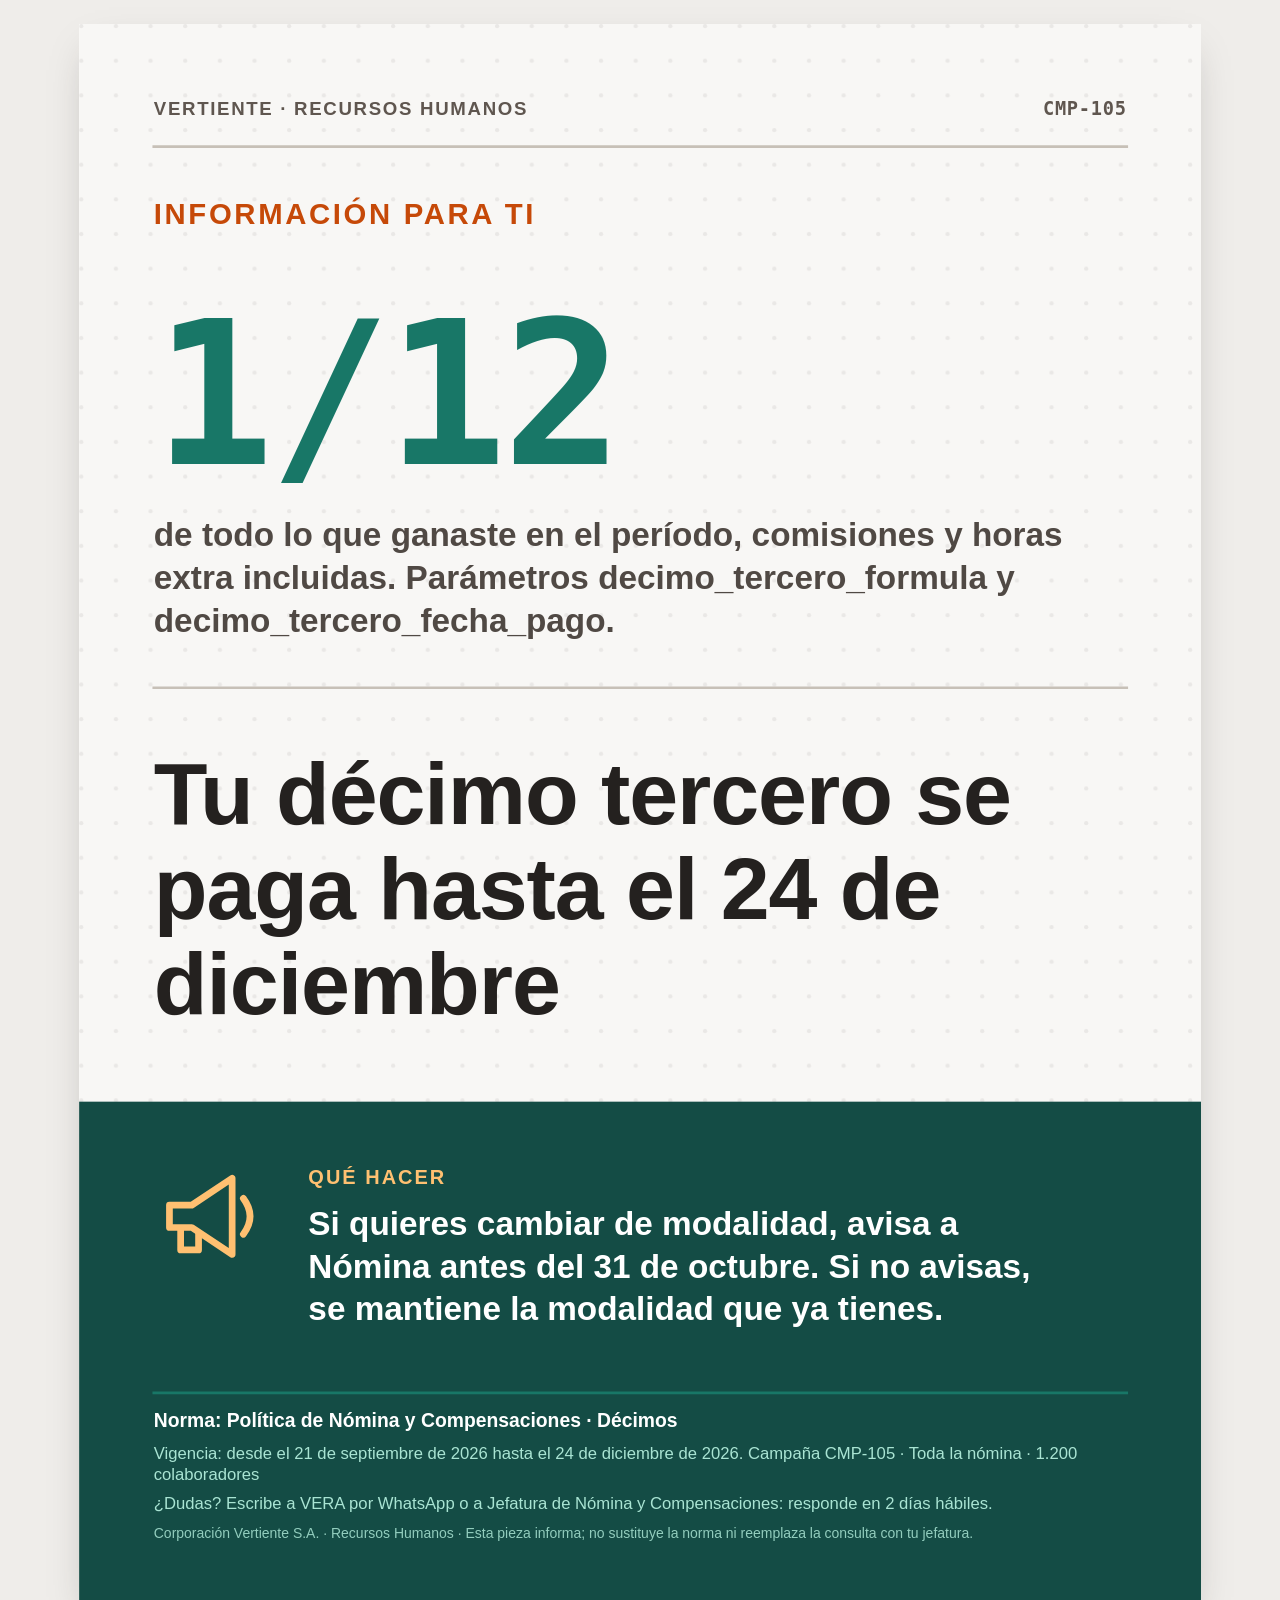
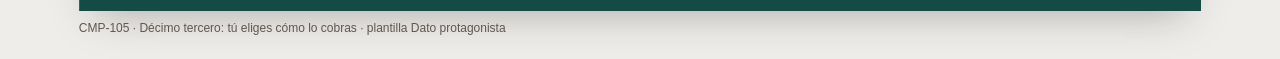
<file: afiches/CMP-105-decimo-tercero-tu-eliges-como-lo-cobras.html>
<!doctype html>
<html lang="es-EC">
<head>
<meta charset="utf-8">
<meta name="viewport" content="width=device-width, initial-scale=1">
<title>CMP-105 · Décimo tercero: tú eliges cómo lo cobras</title>
<style>
  @page { size: A3 portrait; margin: 0; }
  body { margin: 0; background: #efedea; font-family: Inter,'Helvetica Neue',Helvetica,Arial,sans-serif; display: flex; justify-content: center; padding: 24px; }
  figure { margin: 0; max-width: 100%; }
  svg { width: 100%; height: auto; display: block; box-shadow: 0 16px 40px -16px rgb(36 33 31 / 0.35); background: #ffffff; }
  figcaption { font-size: 12px; color: #5f564f; padding-top: 10px; }
  @media print { body { background: none; padding: 0; } svg { box-shadow: none; } figcaption { display: none; } }
</style>
</head>
<body>
<figure>
<svg xmlns="http://www.w3.org/2000/svg" width="297mm" height="420mm" viewBox="0 0 842 1191" role="img" aria-labelledby="titulo-cmp-105 desc-cmp-105">
  <title id="titulo-cmp-105">Información para ti CMP-105: Tu décimo tercero se paga hasta el 24 de diciembre</title>
  <desc id="desc-cmp-105">Tu décimo tercero se paga hasta el 24 de diciembre 1/12 de todo lo que ganaste en el período, comisiones y horas extra incluidas. Parámetros decimo_tercero_formula y decimo_tercero_fecha_pago. Si quieres cambiar de modalidad, avisa a Nómina antes del 31 de octubre. Norma: Política de Nómina y Compensaciones, Décimos. Vigente desde el 21 de septiembre de 2026.</desc>
  <defs>
    <pattern id="rayas-cmp-105" width="34" height="34" patternUnits="userSpaceOnUse" patternTransform="rotate(45)">
      <rect width="34" height="34" fill="#ffc071"/>
      <rect width="17" height="34" fill="#24211f"/>
    </pattern>
    <pattern id="puntos-cmp-105" width="26" height="26" patternUnits="userSpaceOnUse">
      <circle cx="1.6" cy="1.6" r="1.6" fill="#24211f" opacity="0.07"/>
    </pattern>
  </defs>
  <rect x="0" y="0" width="842" height="1191" fill="#f8f7f5"/>
  <rect x="0" y="0" width="842" height="1191" fill="url(#puntos-cmp-105)"/>
  <text data-caja="marca" data-ancho="420" x="56" y="68" font-family="Inter,'Helvetica Neue',Helvetica,Arial,sans-serif" font-size="14" font-weight="700" fill="#5f564f" letter-spacing="1.26"><tspan x="56" dy="0">VERTIENTE · RECURSOS HUMANOS</tspan></text>
  <text data-caja="codigo" data-ancho="220" x="786" y="68" font-family="'JetBrains Mono','DejaVu Sans Mono','Courier New',monospace" font-size="14" font-weight="700" fill="#5f564f" letter-spacing="0.56" text-anchor="end"><tspan x="786" dy="0">CMP-105</tspan></text>
  <line x1="56" y1="92" x2="786" y2="92" stroke="#c7c0b7" stroke-width="2" stroke-linecap="square"/>
  <text data-caja="etiqueta" data-ancho="730" x="56" y="150" font-family="Inter,'Helvetica Neue',Helvetica,Arial,sans-serif" font-size="22" font-weight="800" fill="#c64908" letter-spacing="1.98"><tspan x="56" dy="0">INFORMACIÓN PARA TI</tspan></text>
  <text data-caja="dato-cifra" data-ancho="730" x="56" y="330" font-family="'JetBrains Mono','DejaVu Sans Mono','Courier New',monospace" font-size="150" font-weight="700" fill="#187767" letter-spacing="-3"><tspan x="56" dy="0">1/12</tspan></text>
  <text data-caja="dato-etiqueta" data-ancho="730" x="56" y="392" font-family="Inter,'Helvetica Neue',Helvetica,Arial,sans-serif" font-size="25" font-weight="600" fill="#504944"><tspan x="56" dy="0">de todo lo que ganaste en el período, comisiones y horas</tspan><tspan x="56" dy="32">extra incluidas. Parámetros decimo_tercero_formula y</tspan><tspan x="56" dy="32">decimo_tercero_fecha_pago.</tspan></text>
  <line x1="56" y1="498" x2="786" y2="498" stroke="#c7c0b7" stroke-width="2" stroke-linecap="square"/>
  <text data-caja="titular" data-ancho="730" x="56" y="600" font-family="'Helvetica Neue',Helvetica,Arial,'Liberation Sans','DejaVu Sans',sans-serif" font-size="66" font-weight="800" fill="#24211f" letter-spacing="-0.79"><tspan x="56" dy="0">Tu décimo tercero se</tspan><tspan x="56" dy="71.28">paga hasta el 24 de</tspan><tspan x="56" dy="71.28">diciembre</tspan></text>
  <rect x="0" y="808.56" width="842" height="382.44" fill="#144c45"/>
  <g transform="translate(56 852.56) scale(0.84)" aria-hidden="true">
    <path d="M14 40 H34 L70 16 V84 L34 60 H14 Z" fill="none" stroke="#ffc071" stroke-width="6" stroke-linejoin="round"/>
    <path d="M24 60 V80 H40 V64" fill="none" stroke="#ffc071" stroke-width="6" stroke-linejoin="round"/>
    <path d="M80 34 Q92 50 80 66" fill="none" stroke="#ffc071" stroke-width="6" stroke-linecap="round"/></g>
  <text data-caja="accion-etiqueta" data-ancho="614" x="172" y="870.56" font-family="Inter,'Helvetica Neue',Helvetica,Arial,sans-serif" font-size="15" font-weight="700" fill="#ffc071" letter-spacing="1.5"><tspan x="172" dy="0">QUÉ HACER</tspan></text>
  <text data-caja="instruccion" data-ancho="614" x="172" y="908.56" font-family="Inter,'Helvetica Neue',Helvetica,Arial,sans-serif" font-size="25" font-weight="600" fill="#ffffff"><tspan x="172" dy="0">Si quieres cambiar de modalidad, avisa a</tspan><tspan x="172" dy="32">Nómina antes del 31 de octubre. Si no avisas,</tspan><tspan x="172" dy="32">se mantiene la modalidad que ya tienes.</tspan></text>
  <line x1="56" y1="1027" x2="786" y2="1027" stroke="#187767" stroke-width="2" stroke-linecap="square"/>
  <text data-caja="pie-norma" data-ancho="730" x="56" y="1053" font-family="Inter,'Helvetica Neue',Helvetica,Arial,sans-serif" font-size="14.5" font-weight="700" fill="#ffffff"><tspan x="56" dy="0">Norma: Política de Nómina y Compensaciones · Décimos</tspan></text>
  <text data-caja="pie-vigencia" data-ancho="730" x="56" y="1077" font-family="Inter,'Helvetica Neue',Helvetica,Arial,sans-serif" font-size="12.5" font-weight="400" fill="#a9e4d3"><tspan x="56" dy="0">Vigencia: desde el 21 de septiembre de 2026 hasta el 24 de diciembre de 2026. Campaña CMP-105 · Toda la nómina · 1.200</tspan><tspan x="56" dy="15.25">colaboradores</tspan></text>
  <text data-caja="pie-contacto" data-ancho="730" x="56" y="1114.25" font-family="Inter,'Helvetica Neue',Helvetica,Arial,sans-serif" font-size="12.5" font-weight="400" fill="#a9e4d3"><tspan x="56" dy="0">¿Dudas? Escribe a VERA por WhatsApp o a Jefatura de Nómina y Compensaciones: responde en 2 días hábiles.</tspan></text>
  <text data-caja="pie-nota" data-ancho="730" x="56" y="1136.25" font-family="Inter,'Helvetica Neue',Helvetica,Arial,sans-serif" font-size="10.5" font-weight="400" fill="#a9e4d3" opacity="0.85"><tspan x="56" dy="0">Corporación Vertiente S.A. · Recursos Humanos · Esta pieza informa; no sustituye la norma ni reemplaza la consulta con tu jefatura.</tspan></text>
</svg>

<figcaption>CMP-105 · Décimo tercero: tú eliges cómo lo cobras · plantilla Dato protagonista</figcaption>
</figure>
</body>
</html>
</file>
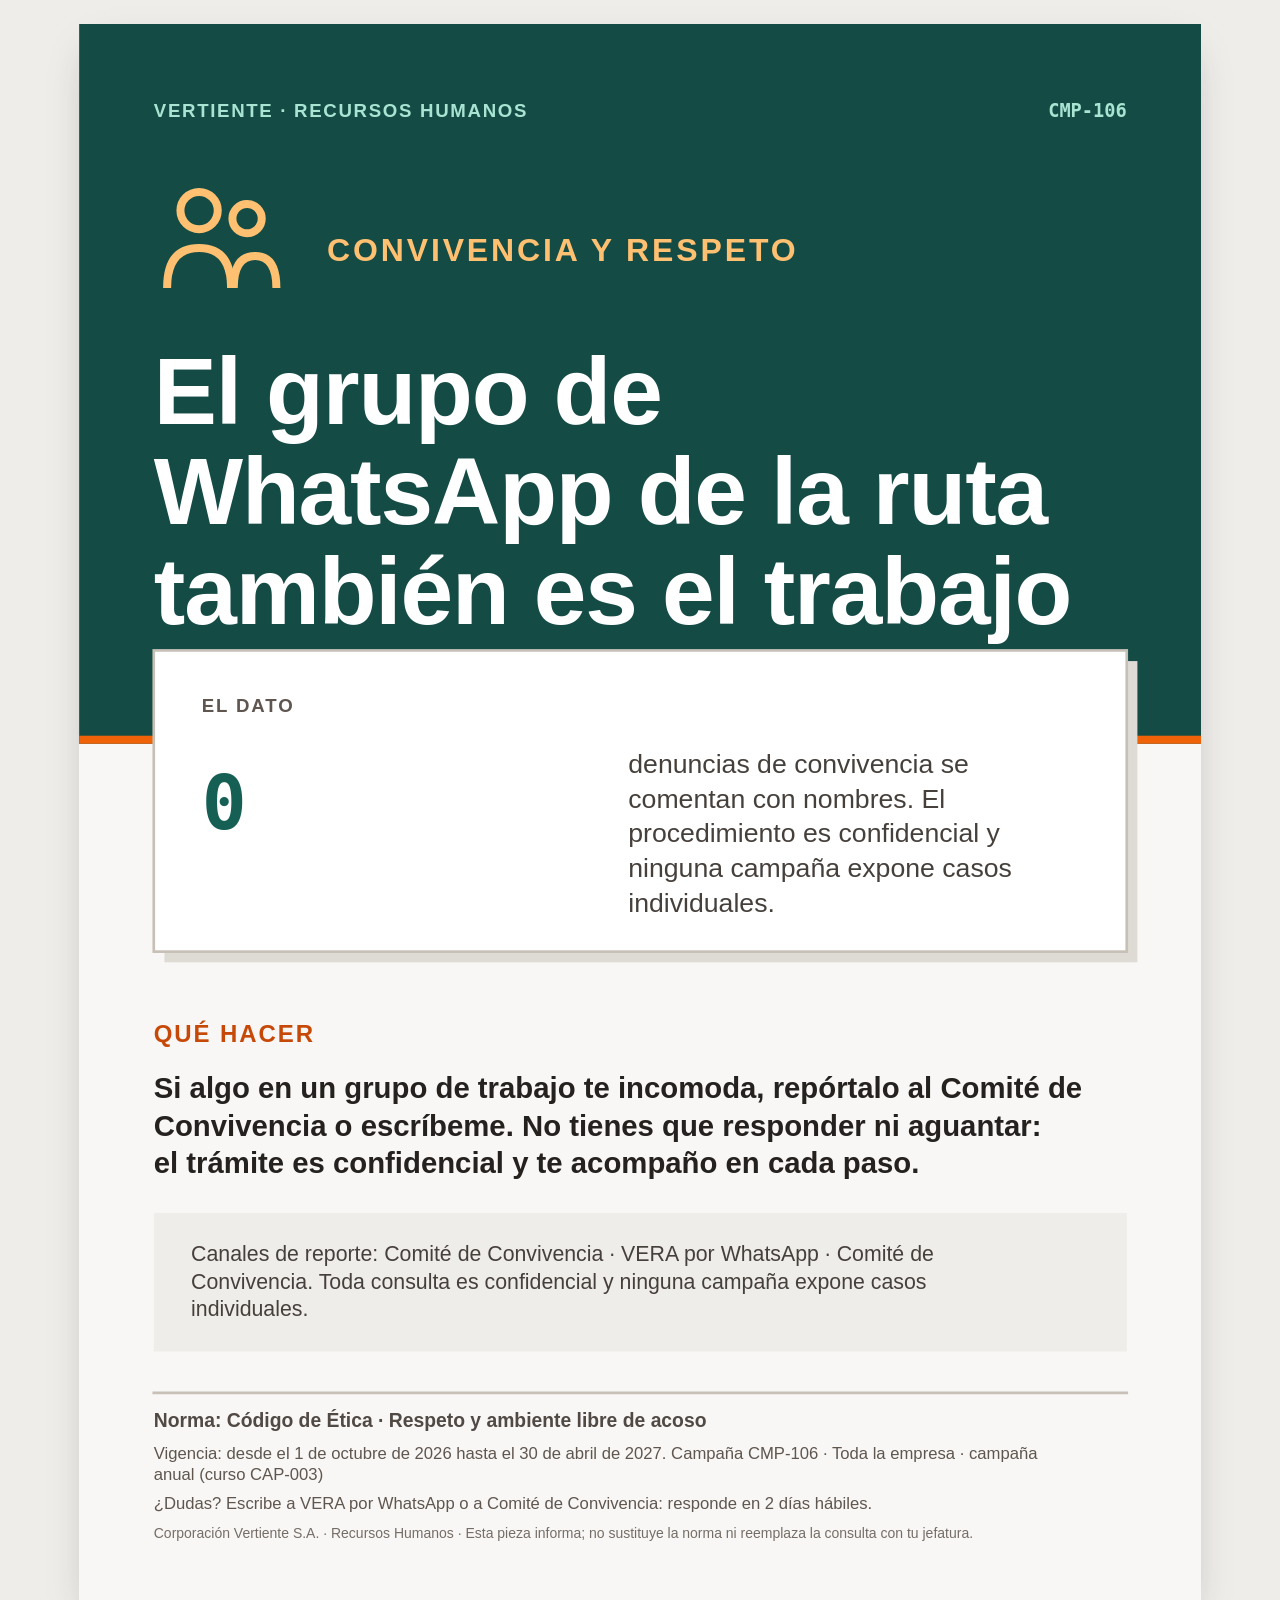
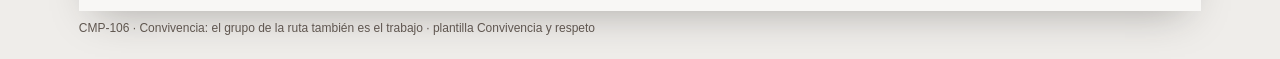
<file: afiches/CMP-106-convivencia-el-grupo-de-la-ruta-tambien-es-el-.html>
<!doctype html>
<html lang="es-EC">
<head>
<meta charset="utf-8">
<meta name="viewport" content="width=device-width, initial-scale=1">
<title>CMP-106 · Convivencia: el grupo de la ruta también es el trabajo</title>
<style>
  @page { size: A3 portrait; margin: 0; }
  body { margin: 0; background: #efedea; font-family: Inter,'Helvetica Neue',Helvetica,Arial,sans-serif; display: flex; justify-content: center; padding: 24px; }
  figure { margin: 0; max-width: 100%; }
  svg { width: 100%; height: auto; display: block; box-shadow: 0 16px 40px -16px rgb(36 33 31 / 0.35); background: #ffffff; }
  figcaption { font-size: 12px; color: #5f564f; padding-top: 10px; }
  @media print { body { background: none; padding: 0; } svg { box-shadow: none; } figcaption { display: none; } }
</style>
</head>
<body>
<figure>
<svg xmlns="http://www.w3.org/2000/svg" width="297mm" height="420mm" viewBox="0 0 842 1191" role="img" aria-labelledby="titulo-cmp-106 desc-cmp-106">
  <title id="titulo-cmp-106">Convivencia y respeto CMP-106: El grupo de WhatsApp de la ruta también es el trabajo</title>
  <desc id="desc-cmp-106">El grupo de WhatsApp de la ruta también es el trabajo 0 denuncias de convivencia se comentan con nombres. El procedimiento es confidencial y ninguna campaña expone casos individuales. Si algo en un grupo de trabajo te incomoda, repórtalo al Comité de Convivencia o escríbeme. Norma: Código de Ética, Respeto y ambiente libre de acoso. Vigente desde el 1 de octubre de 2026.</desc>
  <defs>
    <pattern id="rayas-cmp-106" width="34" height="34" patternUnits="userSpaceOnUse" patternTransform="rotate(45)">
      <rect width="34" height="34" fill="#ffc071"/>
      <rect width="17" height="34" fill="#24211f"/>
    </pattern>
    <pattern id="puntos-cmp-106" width="26" height="26" patternUnits="userSpaceOnUse">
      <circle cx="1.6" cy="1.6" r="1.6" fill="#24211f" opacity="0.07"/>
    </pattern>
  </defs>
  <rect x="0" y="0" width="842" height="1191" fill="#f8f7f5"/>
  <rect x="0" y="0" width="842" height="540" fill="#144c45"/>
  <rect x="0" y="534" width="842" height="6" fill="#ef6207"/>
  <g transform="translate(56 112) scale(1)" aria-hidden="true">
    <circle cx="34" cy="28" r="14" fill="none" stroke="#ffc071" stroke-width="6"/>
    <circle cx="70" cy="34" r="11" fill="none" stroke="#ffc071" stroke-width="6"/>
    <path d="M10 86 Q10 56 34 56 Q58 56 58 86" fill="none" stroke="#ffc071" stroke-width="6" stroke-linejoin="round"/>
    <path d="M60 86 Q60 62 76 62 Q92 62 92 86" fill="none" stroke="#ffc071" stroke-width="6" stroke-linejoin="round"/></g>
  <text data-caja="marca" data-ancho="420" x="56" y="70" font-family="Inter,'Helvetica Neue',Helvetica,Arial,sans-serif" font-size="14" font-weight="700" fill="#a9e4d3" letter-spacing="1.26"><tspan x="56" dy="0">VERTIENTE · RECURSOS HUMANOS</tspan></text>
  <text data-caja="codigo" data-ancho="220" x="786" y="70" font-family="'JetBrains Mono','DejaVu Sans Mono','Courier New',monospace" font-size="14" font-weight="700" fill="#a9e4d3" text-anchor="end"><tspan x="786" dy="0">CMP-106</tspan></text>
  <text data-caja="etiqueta" data-ancho="600" x="186" y="178" font-family="Inter,'Helvetica Neue',Helvetica,Arial,sans-serif" font-size="24" font-weight="800" fill="#ffc071" letter-spacing="2.16"><tspan x="186" dy="0">CONVIVENCIA Y RESPETO</tspan></text>
  <text data-caja="titular" data-ancho="730" x="56" y="300" font-family="'Helvetica Neue',Helvetica,Arial,'Liberation Sans','DejaVu Sans',sans-serif" font-size="71" font-weight="800" fill="#ffffff" letter-spacing="-0.85"><tspan x="56" dy="0">El grupo de</tspan><tspan x="56" dy="75.26">WhatsApp de la ruta</tspan><tspan x="56" dy="75.26">también es el trabajo</tspan></text>
  <rect x="64" y="478" width="730" height="226" fill="#dedad4"/>
  <rect x="56" y="470" width="730" height="226" fill="#ffffff" stroke="#c7c0b7" stroke-width="2"/>
  <text data-caja="dato-etiqueta-titulo" data-ancho="260" x="92" y="516" font-family="Inter,'Helvetica Neue',Helvetica,Arial,sans-serif" font-size="14" font-weight="700" fill="#5f564f" letter-spacing="1.4"><tspan x="92" dy="0">EL DATO</tspan></text>
  <text data-caja="dato-cifra" data-ancho="290" x="92" y="604" font-family="'JetBrains Mono','DejaVu Sans Mono','Courier New',monospace" font-size="56" font-weight="700" fill="#155f55"><tspan x="92" dy="0">0</tspan></text>
  <text data-caja="dato-etiqueta" data-ancho="338" x="412" y="562" font-family="Inter,'Helvetica Neue',Helvetica,Arial,sans-serif" font-size="20" font-weight="400" fill="#46403c"><tspan x="412" dy="0">denuncias de convivencia se</tspan><tspan x="412" dy="26">comentan con nombres. El</tspan><tspan x="412" dy="26">procedimiento es confidencial y</tspan><tspan x="412" dy="26">ninguna campaña expone casos</tspan><tspan x="412" dy="26">individuales.</tspan></text>
  <text data-caja="accion-etiqueta" data-ancho="420" x="56" y="764" font-family="Inter,'Helvetica Neue',Helvetica,Arial,sans-serif" font-size="18" font-weight="800" fill="#c64908" letter-spacing="1.44"><tspan x="56" dy="0">QUÉ HACER</tspan></text>
  <text data-caja="instruccion" data-ancho="730" x="56" y="806" font-family="Inter,'Helvetica Neue',Helvetica,Arial,sans-serif" font-size="22" font-weight="600" fill="#24211f"><tspan x="56" dy="0">Si algo en un grupo de trabajo te incomoda, repórtalo al Comité de</tspan><tspan x="56" dy="28.16">Convivencia o escríbeme. No tienes que responder ni aguantar:</tspan><tspan x="56" dy="28.16">el trámite es confidencial y te acompaño en cada paso.</tspan></text>
  <rect x="56" y="892" width="730" height="104" fill="#efedea"/>
  <text data-caja="canales" data-ancho="674" x="84" y="928" font-family="Inter,'Helvetica Neue',Helvetica,Arial,sans-serif" font-size="16" font-weight="400" fill="#46403c"><tspan x="84" dy="0">Canales de reporte: Comité de Convivencia · VERA por WhatsApp · Comité de</tspan><tspan x="84" dy="20.8">Convivencia. Toda consulta es confidencial y ninguna campaña expone casos</tspan><tspan x="84" dy="20.8">individuales.</tspan></text>
  <line x1="56" y1="1027" x2="786" y2="1027" stroke="#c7c0b7" stroke-width="2" stroke-linecap="square"/>
  <text data-caja="pie-norma" data-ancho="730" x="56" y="1053" font-family="Inter,'Helvetica Neue',Helvetica,Arial,sans-serif" font-size="14.5" font-weight="700" fill="#504944"><tspan x="56" dy="0">Norma: Código de Ética · Respeto y ambiente libre de acoso</tspan></text>
  <text data-caja="pie-vigencia" data-ancho="730" x="56" y="1077" font-family="Inter,'Helvetica Neue',Helvetica,Arial,sans-serif" font-size="12.5" font-weight="400" fill="#5f564f"><tspan x="56" dy="0">Vigencia: desde el 1 de octubre de 2026 hasta el 30 de abril de 2027. Campaña CMP-106 · Toda la empresa · campaña</tspan><tspan x="56" dy="15.25">anual (curso CAP-003)</tspan></text>
  <text data-caja="pie-contacto" data-ancho="730" x="56" y="1114.25" font-family="Inter,'Helvetica Neue',Helvetica,Arial,sans-serif" font-size="12.5" font-weight="400" fill="#5f564f"><tspan x="56" dy="0">¿Dudas? Escribe a VERA por WhatsApp o a Comité de Convivencia: responde en 2 días hábiles.</tspan></text>
  <text data-caja="pie-nota" data-ancho="730" x="56" y="1136.25" font-family="Inter,'Helvetica Neue',Helvetica,Arial,sans-serif" font-size="10.5" font-weight="400" fill="#5f564f" opacity="0.85"><tspan x="56" dy="0">Corporación Vertiente S.A. · Recursos Humanos · Esta pieza informa; no sustituye la norma ni reemplaza la consulta con tu jefatura.</tspan></text>
</svg>

<figcaption>CMP-106 · Convivencia: el grupo de la ruta también es el trabajo · plantilla Convivencia y respeto</figcaption>
</figure>
</body>
</html>
</file>
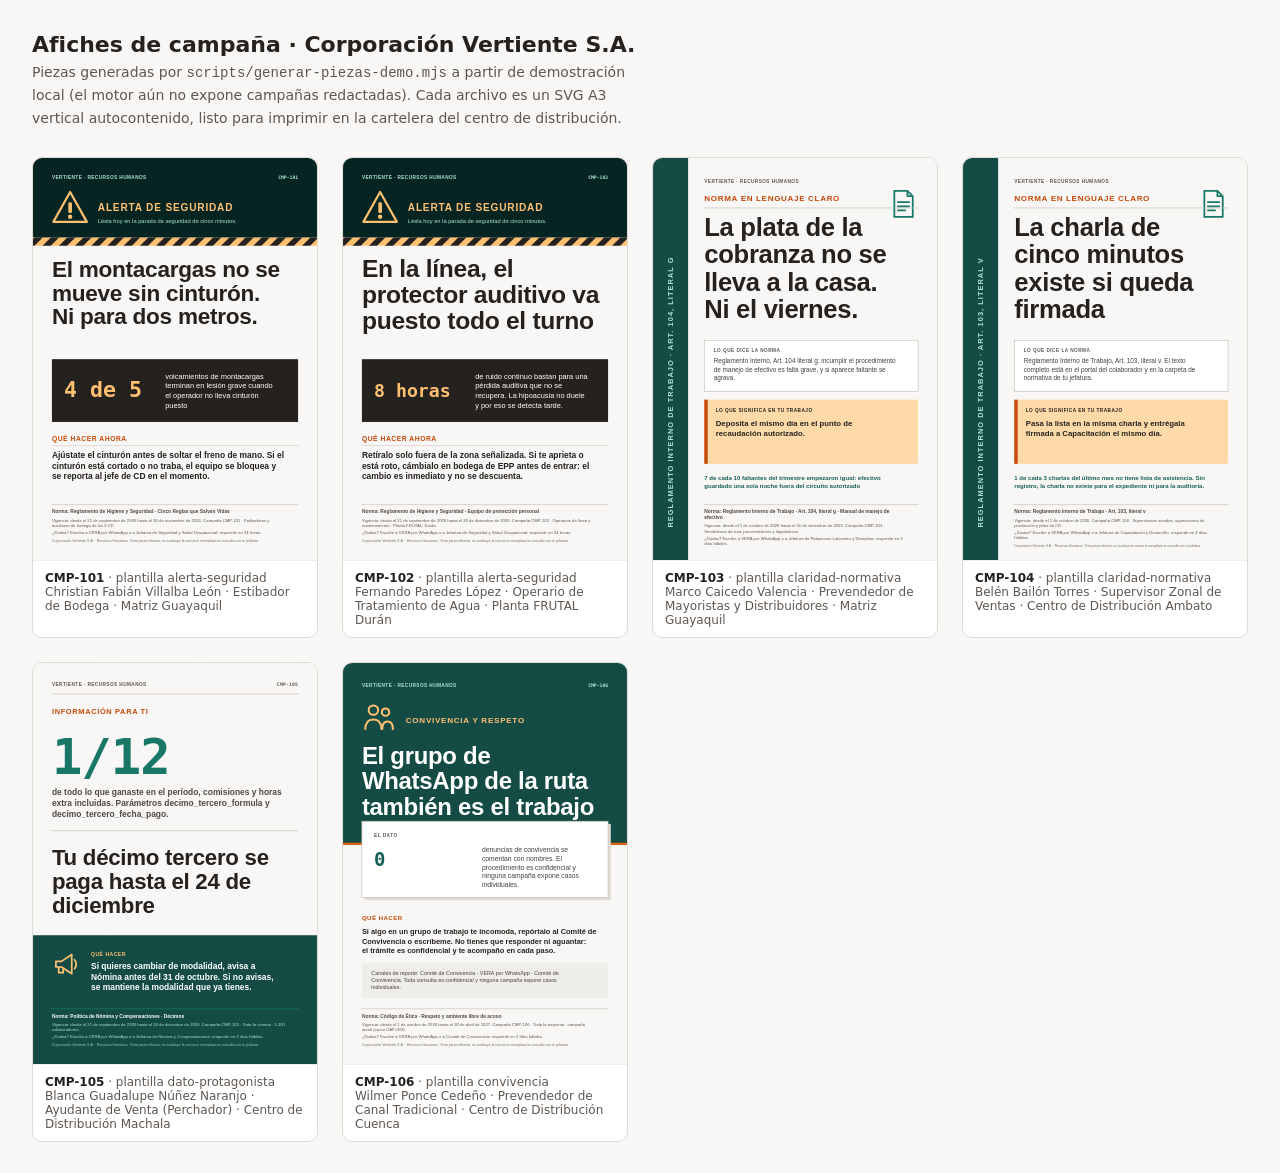
<file: afiches/indice.html>
<!doctype html>
<html lang="es-EC">
<head>
<meta charset="utf-8">
<meta name="viewport" content="width=device-width, initial-scale=1">
<title>Afiches de campaña · VERTIENTE</title>
<style>
  body { margin: 0; padding: 32px; background: #f8f7f5; color: #24211f; font-family: Inter, system-ui, sans-serif; }
  h1 { font-size: 22px; margin: 0 0 4px; }
  p.intro { color: #5f564f; margin: 0 0 28px; max-width: 70ch; font-size: 14px; line-height: 1.6; }
  ul { list-style: none; display: grid; grid-template-columns: repeat(auto-fill, minmax(260px, 1fr)); gap: 24px; padding: 0; margin: 0; }
  li { background: #fff; border: 1px solid #dedad4; border-radius: 10px; overflow: hidden; }
  img { width: 100%; display: block; background: #fff; }
  span { display: block; padding: 10px 12px; font-size: 12px; color: #5f564f; border-top: 1px solid #efedea; }
  strong { color: #24211f; }
</style>
</head>
<body>
<h1>Afiches de campaña · Corporación Vertiente S.A.</h1>
<p class="intro">Piezas generadas por <code>scripts/generar-piezas-demo.mjs</code> a partir de demostración local (el motor aún no expone campañas redactadas).
Cada archivo es un SVG A3 vertical autocontenido, listo para imprimir en la cartelera del centro de distribución.</p>
<ul>
  <li><img src="CMP-101-cinturon-en-el-montacargas.svg" alt="Afiche CMP-101"><span><strong>CMP-101</strong> · plantilla alerta-seguridad<br>Christian Fabián Villalba León · Estibador de Bodega · Matriz Guayaquil</span></li>
  <li><img src="CMP-102-proteccion-auditiva-en-la-linea-de-embotellado.svg" alt="Afiche CMP-102"><span><strong>CMP-102</strong> · plantilla alerta-seguridad<br>Fernando Paredes López · Operario de Tratamiento de Agua · Planta FRUTAL Durán</span></li>
  <li><img src="CMP-103-el-efectivo-de-la-cobranza-no-duerme-en-casa.svg" alt="Afiche CMP-103"><span><strong>CMP-103</strong> · plantilla claridad-normativa<br>Marco Caicedo Valencia · Prevendedor de Mayoristas y Distribuidores · Matriz Guayaquil</span></li>
  <li><img src="CMP-104-la-charla-de-inicio-de-jornada-se-registra.svg" alt="Afiche CMP-104"><span><strong>CMP-104</strong> · plantilla claridad-normativa<br>Belén Bailón Torres · Supervisor Zonal de Ventas · Centro de Distribución Ambato</span></li>
  <li><img src="CMP-105-decimo-tercero-tu-eliges-como-lo-cobras.svg" alt="Afiche CMP-105"><span><strong>CMP-105</strong> · plantilla dato-protagonista<br>Blanca Guadalupe Núñez Naranjo · Ayudante de Venta (Perchador) · Centro de Distribución Machala</span></li>
  <li><img src="CMP-106-convivencia-el-grupo-de-la-ruta-tambien-es-el-.svg" alt="Afiche CMP-106"><span><strong>CMP-106</strong> · plantilla convivencia<br>Wilmer Ponce Cedeño · Prevendedor de Canal Tradicional · Centro de Distribución Cuenca</span></li>
</ul>
</body>
</html>
</file>
